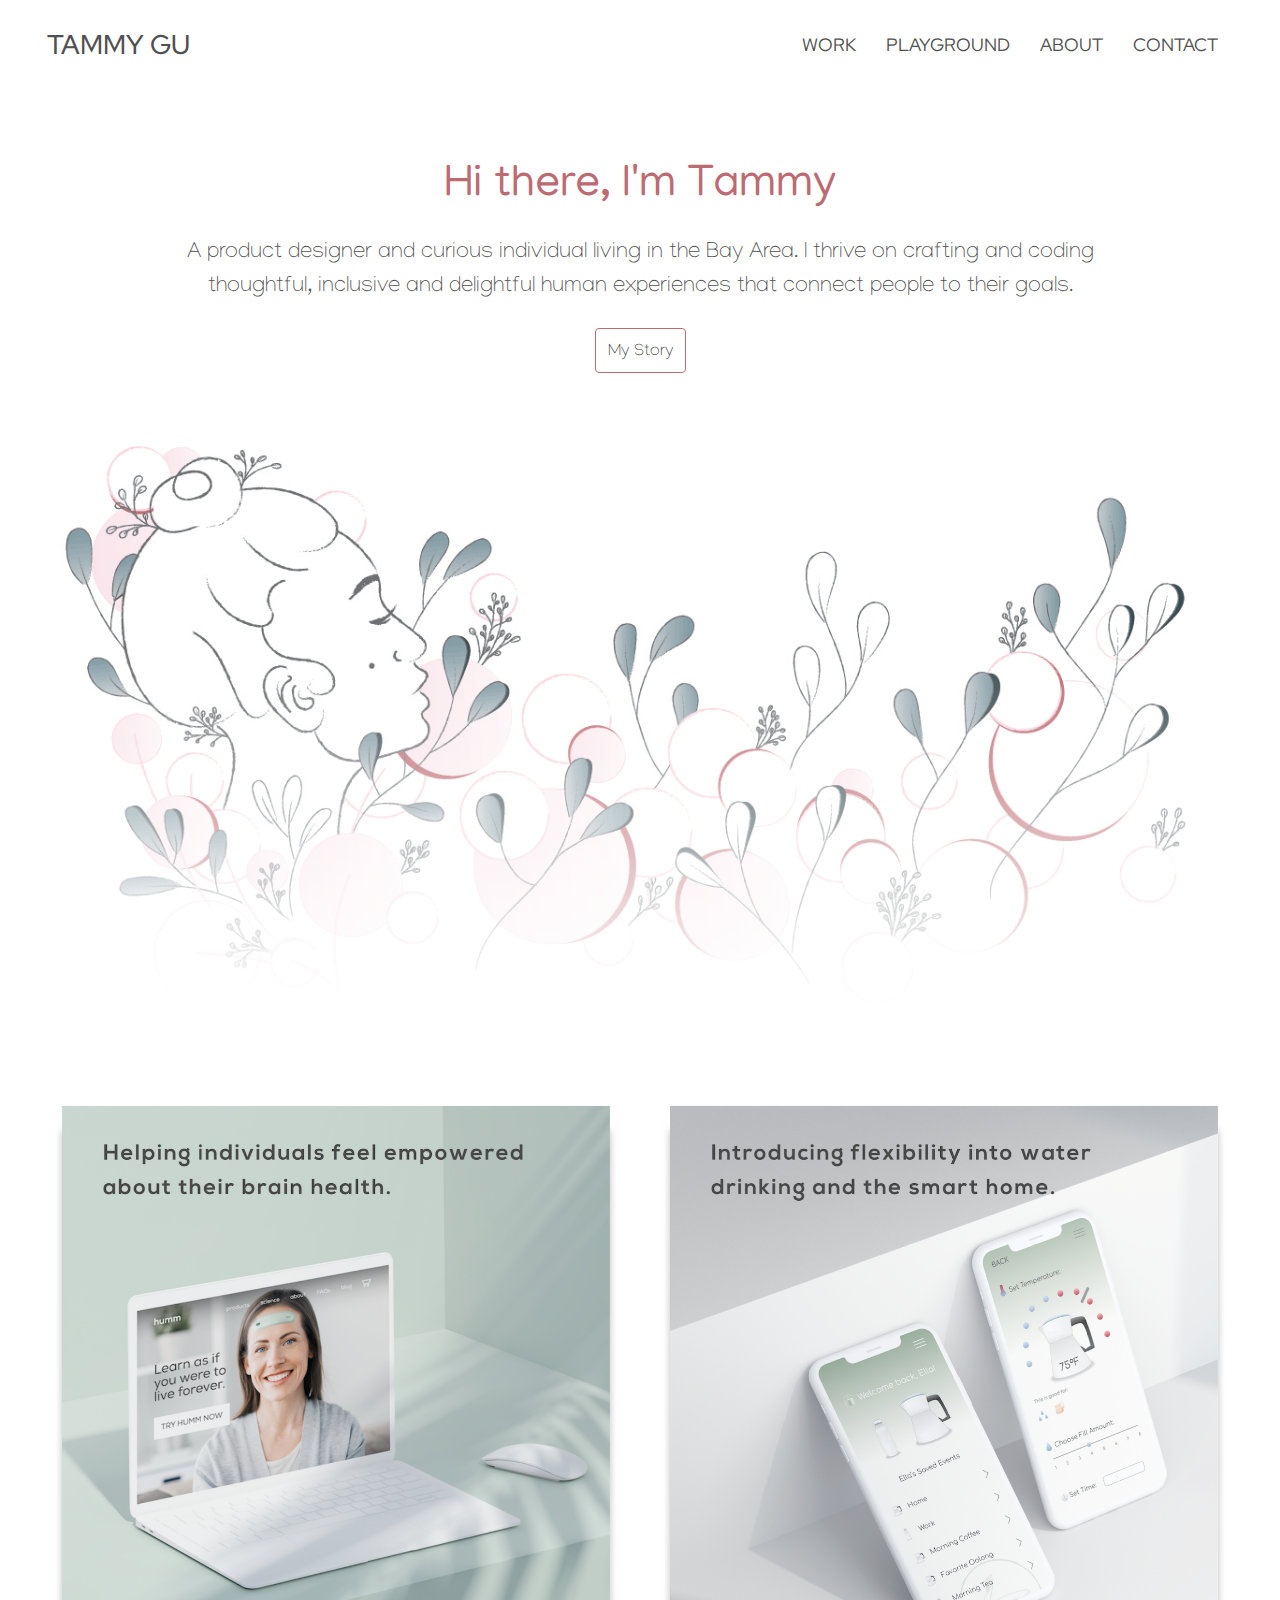
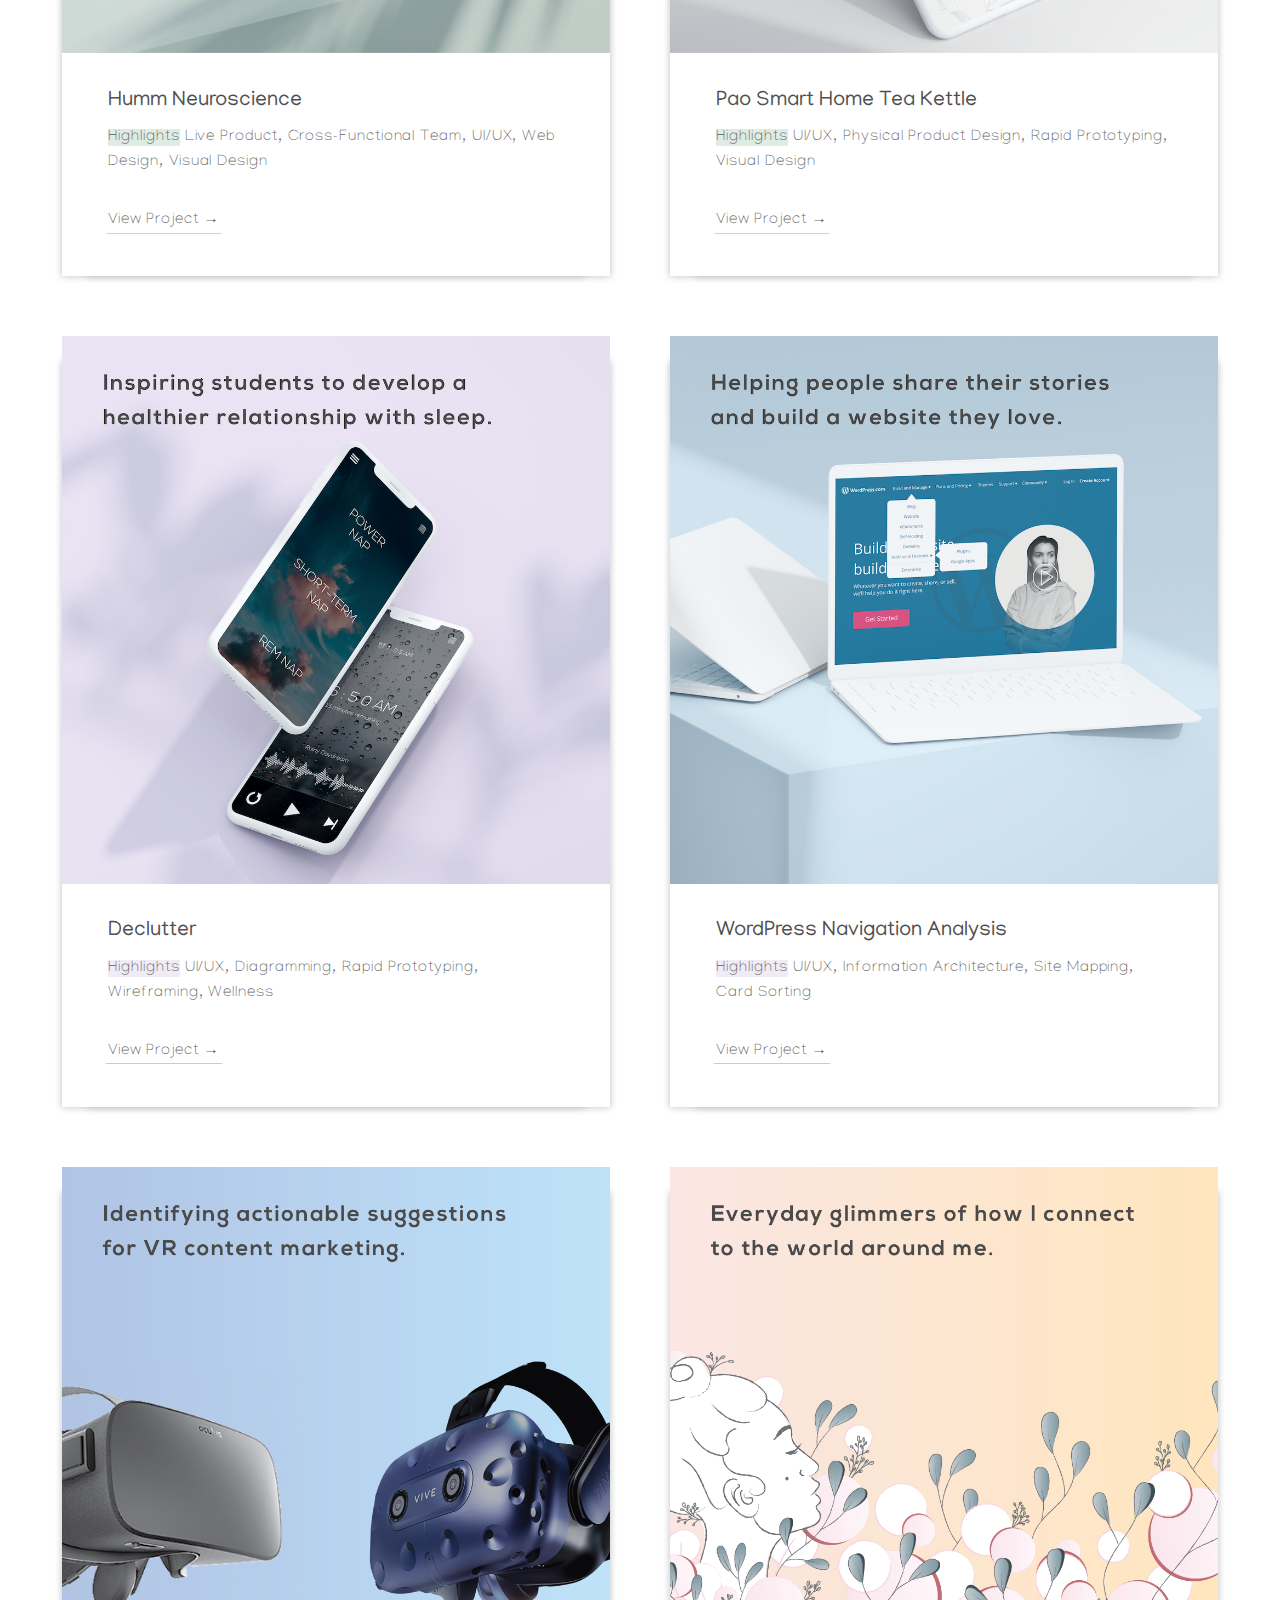
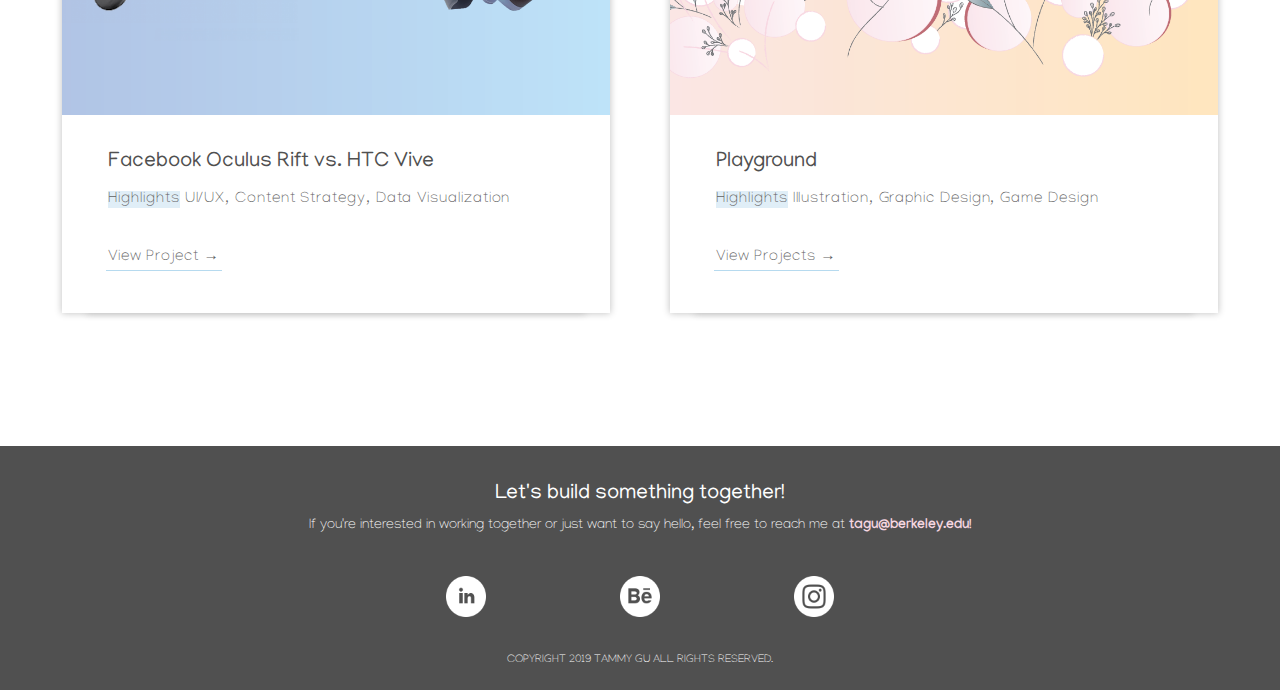
<file: index.html>
<!DOCTYPE html>
<html>
  <head>
    <meta charset="UTF-8"/>
    <meta name="description" content="This is the portfolio website of Tammy Gu."/>
    <meta name="viewport" content="width=device-width, initial-scale=1"/>
    <title>Tammy Gu | Home</title>
    <!-- Latest compiled and minified CSS -->
    <link rel="stylesheet" href="https://maxcdn.bootstrapcdn.com/bootstrap/3.4.0/css/bootstrap.min.css">
    <!-- jQuery library -->
    <script src="https://ajax.googleapis.com/ajax/libs/jquery/3.4.1/jquery.min.js"></script>
    <!-- Latest compiled JavaScript -->
    <script src="https://maxcdn.bootstrapcdn.com/bootstrap/3.4.0/js/bootstrap.min.js"></script>
    <link rel="stylesheet" href="css/styles.css"/>
    <link href="https://fonts.googleapis.com/css?family=Manjari:100,400,700|Red+Hat+Display:500,700,900&display=swap" rel="stylesheet">
    <link rel="shortcut icon" href="images/favicon.ico">
  </head>

  <body>
    <nav class="navbar">
      <div class="container">
        <div class="navbar-header">
          <button
            type="button"
            class="navbar-toggle collapsed"
            data-toggle="collapse"
            data-target="#bs-example-navbar-collapse-1"
            aria-expanded="false"
          >
            <span class="sr-only">Toggle navigation</span>
            <span class="icon-bar"></span>
            <span class="icon-bar"></span>
            <span class="icon-bar"></span>
          </button>
          <a class="navbar-brand" href="index.html">TAMMY GU</a>
        </div>
        <div class="collapse navbar-collapse" id="bs-example-navbar-collapse-1">
          <ul class="nav navbar-nav navbar-right">
            <li><a href="http://tammygu.com/#work-image-grid">WORK</a></li>
            <li><a href="playground.html">PLAYGROUND</a></li>
            <li><a href="about.html">ABOUT</a></li>
            <li><a href="contact.html">CONTACT</a></li>
          </ul>
        </div>
      </div>
    </nav>


    <div class="row backgroundimg">
      <div class="container">
        <div class="backgroundimg-overlay">
          <h1 class="h1">Hi there, I'm Tammy</h1>
          <h2 class="h2">A product designer and curious individual living in the Bay Area. I thrive on crafting and coding thoughtful, inclusive and delightful human experiences that connect people to their goals.</h2>
          <a href="about.html"><button type="button" class="btn btn-default">My Story</button></a>
        </div>
      </div>
    </div>

    <div id="work-image-grid">
      <div class="container">
        <div class="row">
          <div class="col-lg-6">
            <div class="projectthumbnail">
              <figure>
                <div class="thumbnailimg">
                  <a href="humm.html"><img src="images/HummMockupS1.png" alt="Humm" style="width:100%"></a>
                  <figcaption>
                    <div class="h1">Humm Neuroscience</div>
                    <div class="h2"><span>Highlights</span> Live Product, Cross-Functional Team, UI/UX, Web Design, Visual Design</div>
                    <a href="humm.html">View Project →</a>
                  </figcaption>
                </div>
              </figure>
            </div>
          </div>
          <div class="col-lg-6">
            <div class="projectthumbnail">
              <figure>
                <div class="thumbnailimg">
                  <a href="pao.html"><img src="images/PaoMockupS1.png" alt="Pao" style="width:100%"></a>
                  <figcaption>
                    <div class="h1">Pao Smart Home Tea Kettle</div>
                    <div class="h2"><span>Highlights</span> UI/UX, Physical Product Design, Rapid Prototyping, Visual Design</div>
                    <a href="pao.html">View Project →</a>
                  </figcaption>
                </div>
              </figure>
            </div>
          </div>
        </div>
      </div>

        <div class="container">
        <div class="row">
          <div class="col-lg-6">
            <div class="projectthumbnail">
              <figure>
                <div class="thumbnailimg">
                  <a href="declutter.html"><img src="images/DeclutterMockupS1.png" alt="Declutter" style="width:100%"></a>
                  <figcaption>
                    <div class="h1">Declutter</div>
                    <div class="h2"><span class="purplehighlight">Highlights</span> UI/UX, Diagramming, Rapid Prototyping, Wireframing, Wellness</div>
                    <a href="declutter.html" class="purple">View Project →</a>
                  </figcaption>
                </div>
              </figure>
            </div>
          </div>
          <div class="col-lg-6">
            <div class="projectthumbnail">
              <figure>
                <div class="thumbnailimg">
                  <a href="wordpress.html"><img src="images/WordPressMockupS1.png" alt="WordPress" style="width:100%"></a>
                  <figcaption>
                    <div class="h1">WordPress Navigation Analysis</div>
                    <div class="h2"><span class="purplehighlight">Highlights</span> UI/UX, Information Architecture, Site Mapping, Card Sorting</div>
                    <a href="wordpress.html" class="purple">View Project →</a>
                  </figcaption>
                </div>
              </figure>
            </div>
          </div>
        </div>
      </div>

      <div class="container">
        <div class="row">
          <div class="col-lg-6">
            <div class="projectthumbnail">
              <figure>
                <div class="thumbnailimg">
                  <a href="vivexrift.html"><img src="images/ContentMockupS1.png" alt="HTCVivexOculusRift" style="width:100%"></a>
                  <figcaption>
                    <div class="h1">Facebook Oculus Rift vs. HTC Vive</div>
                    <div class="h2"><span class="bluehighlight">Highlights</span> UI/UX, Content Strategy, Data Visualization</div>
                    <a href="vivexrift.html" class="blue">View Project →</a>
                  </figcaption>
                </div>
              </figure>
            </div>
          </div>
          <div class="col-lg-6">
            <div class="projectthumbnail">
              <figure>
                <div class="thumbnailimg">
                  <a href="playground.html"><img src="images/PlaygroundMockupS1.png" alt="Playground" style="width:100%"></a>
                  <figcaption>
                    <div class="h1">Playground</div>
                    <div class="h2"><span class="bluehighlight">Highlights</span> Illustration, Graphic Design, Game Design</div>
                    <a href="playground.html" class="blue">View Projects →</a>
                  </figcaption>
                </div>
              </figure>
            </div>
          </div>
        </div>
      </div>
    </div>
  </body>

  <footer class="page-footer">
    <div class="container">
      <div class="txt-row">
        <h2>Let's build something together!</h2>
        <p>If you're interested in working together or just want to say hello, feel free to reach me at <a href="mailto: tagu@berkeley.edu"><b>tagu@berkeley.edu!</b></a></p>
      </div>
      <div class="link-row">
        <a href="https://www.linkedin.com/in/tammy-gu-24b44bba/"><img src="images/linkedinlogo.png" alt="linkedin profile" style="width:4.5vh"></a>
        <a href="https://www.behance.net/taguf59c"><img src="images/behancelogo.png" alt="linkedin profile" style="width:4.5vh"></a>
        <a href="https://www.instagram.com/tam_gu/?hl=en"><img src="images/instagramlogo.png" alt="linkedin profile" style="width:4.5vh"></a>
      </div>
      <div class="copyright-row">
        <p>COPYRIGHT 2019 TAMMY GU ALL RIGHTS RESERVED.</p>
      </div>
    </div>
  </footer>

</html>
</file>
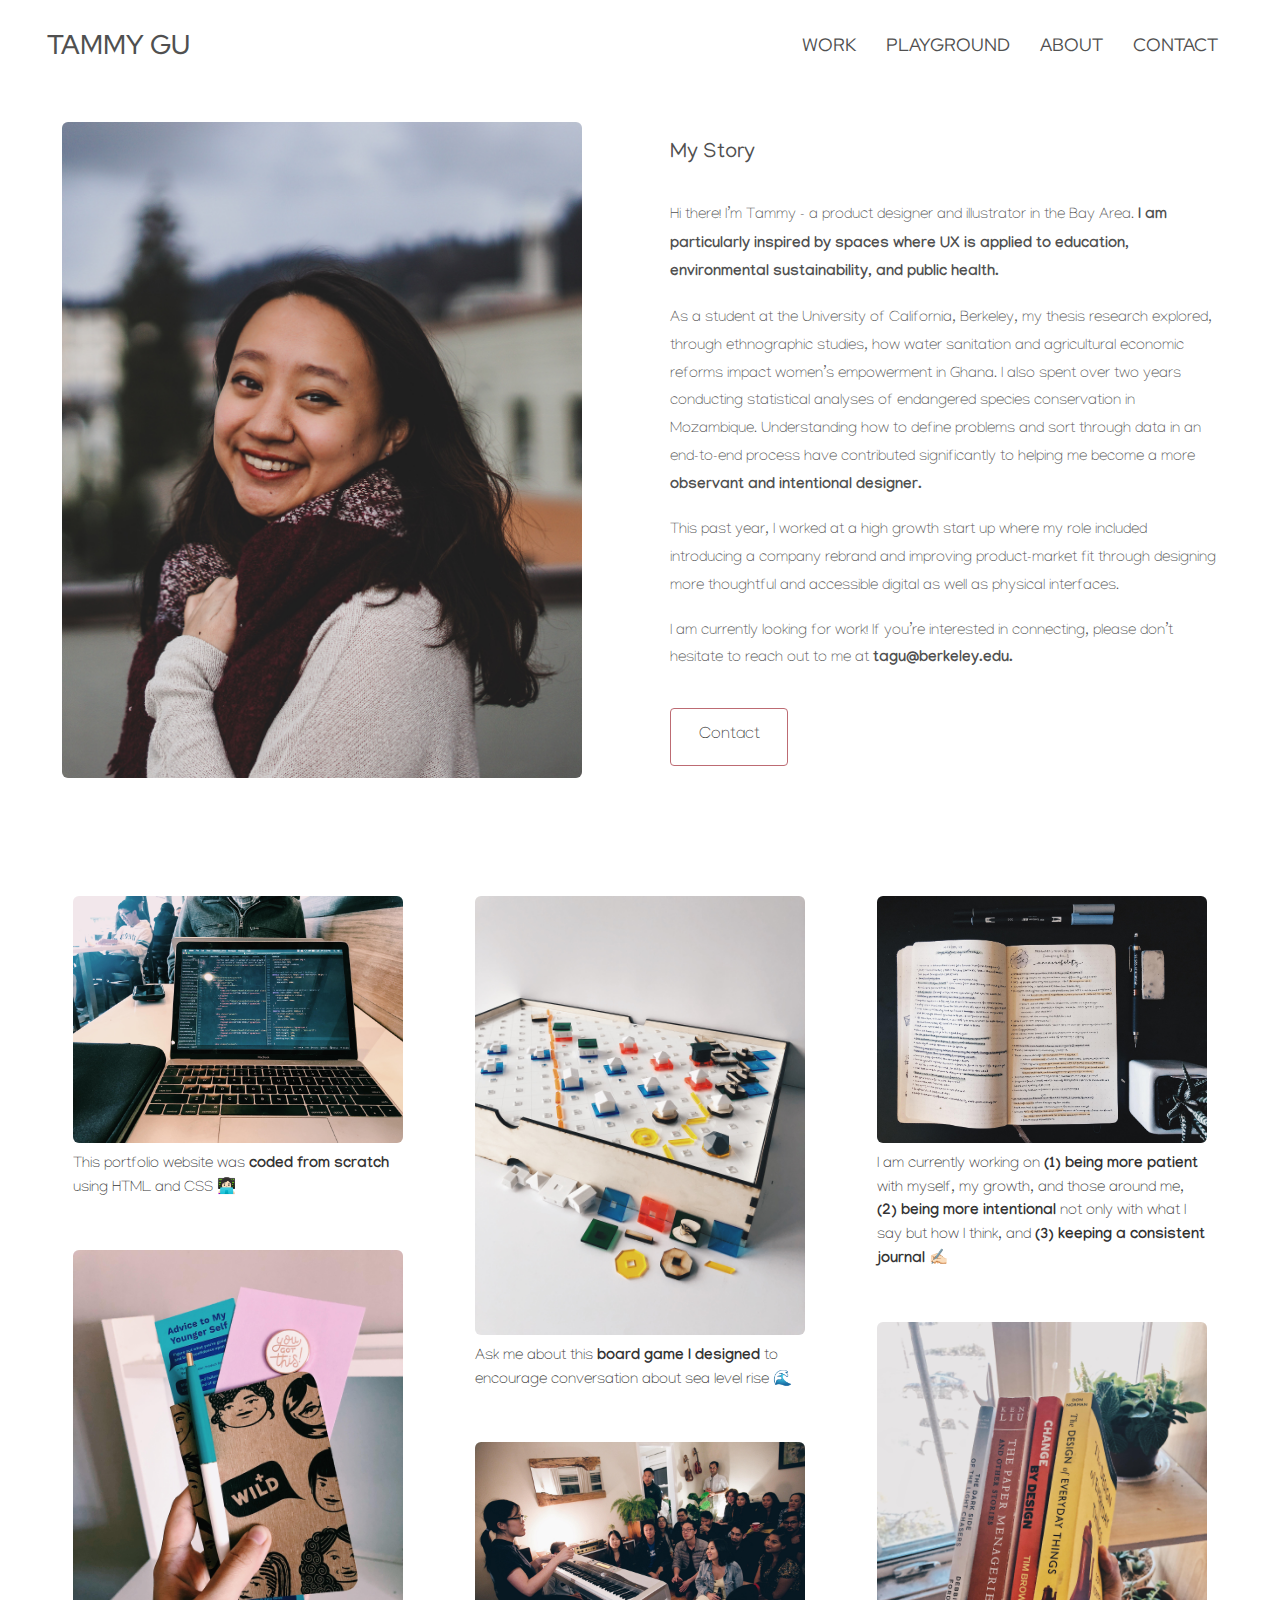
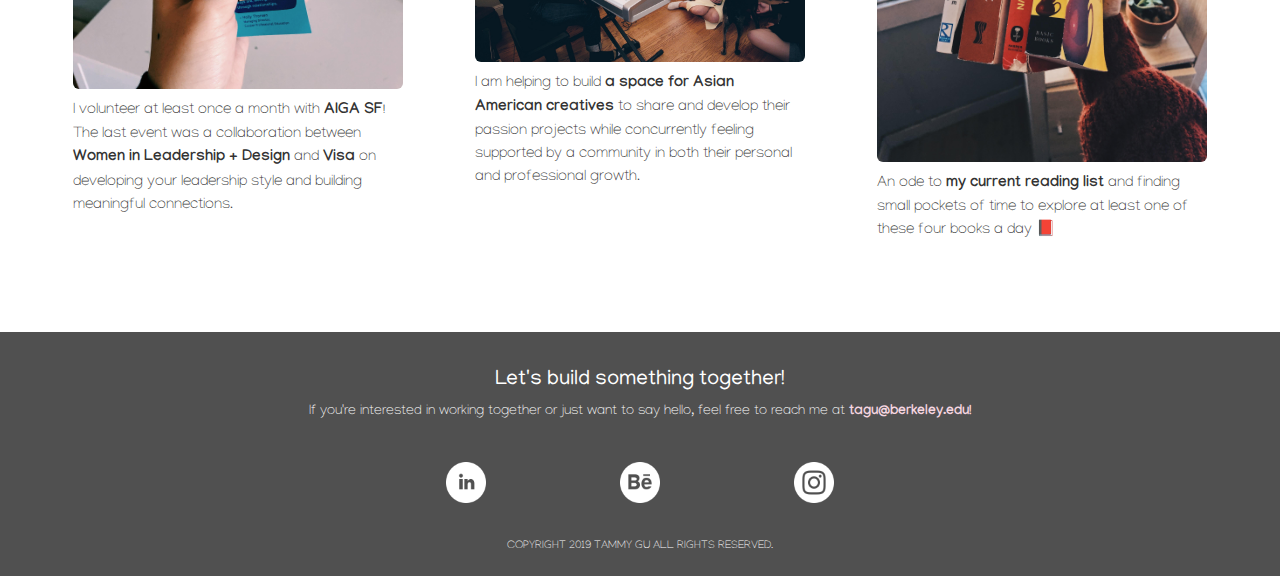
<file: about.html>
<!DOCTYPE html>
<html>
  <head>
    <meta charset="UTF-8"/>
    <meta name="description" content="This is the portfolio website of Tammy Gu."/>
    <meta name="viewport" content="width=device-width, initial-scale=1"/>
    <title>Tammy Gu | About</title>
    <!-- Latest compiled and minified CSS -->
    <link rel="stylesheet" href="https://maxcdn.bootstrapcdn.com/bootstrap/3.4.0/css/bootstrap.min.css">
    <!-- jQuery library -->
    <script src="https://ajax.googleapis.com/ajax/libs/jquery/3.4.1/jquery.min.js"></script>
    <!-- Latest compiled JavaScript -->
    <script src="https://maxcdn.bootstrapcdn.com/bootstrap/3.4.0/js/bootstrap.min.js"></script>
    <link rel="stylesheet" href="css/styles.css"/>
    <link href="https://fonts.googleapis.com/css?family=Manjari:100,400,700|Red+Hat+Display:500,700,900&display=swap" rel="stylesheet">
    <link rel="shortcut icon" href="images/favicon.ico">
  </head>

  <body>
    <nav class="navbar">
      <div class="container">
        <div class="navbar-header">
          <button
            type="button"
            class="navbar-toggle collapsed"
            data-toggle="collapse"
            data-target="#bs-example-navbar-collapse-1"
            aria-expanded="false"
          >
            <span class="sr-only">Toggle navigation</span>
            <span class="icon-bar"></span>
            <span class="icon-bar"></span>
            <span class="icon-bar"></span>
          </button>
          <a class="navbar-brand" href="index.html">TAMMY GU</a>
        </div>
        <div class="collapse navbar-collapse" id="bs-example-navbar-collapse-1">
          <ul class="nav navbar-nav navbar-right">
            <li><a href="http://tammygu.com/#work-image-grid">WORK</a></li>
            <li><a href="playground.html">PLAYGROUND</a></li>
            <li><a href="about.html">ABOUT</a></li>
            <li><a href="contact.html">CONTACT</a></li>
          </ul>
        </div>
      </div>
    </nav>

    <div class="aboutbody">
      <div class="container">
        <div class="row">
          <div class="col-lg-6">
            <img src="images/aboutme.jpg" alt="aboutmeportrait" style="width:95%" class="img-rounded">
          </div>
          <div class="col-lg-6">
            <h1 class="about">My Story</h1>
            <p>Hi there! I’m Tammy - a product designer and illustrator in the Bay Area. <b>I am particularly inspired by spaces where UX is applied to education, environmental sustainability, and public health.</b></p>
            <p>As a student at the University of California, Berkeley, my thesis research explored, through ethnographic studies, how water sanitation and agricultural economic reforms impact women’s empowerment in Ghana. I also spent over two years conducting statistical analyses of endangered species conservation in Mozambique. Understanding how to define problems and sort through data in an end-to-end process have contributed significantly to helping me become a more <b>observant and intentional designer.</b></p>
            <p>This past year, I worked at a high growth start up where my role included introducing a company rebrand and improving product-market fit through designing more thoughtful and accessible digital as well as physical interfaces.</p>
            <p>I am currently looking for work! If you’re interested in connecting, please don’t hesitate to reach out to me at <a href="mailto: tagu@berkeley.edu" class="mail"><b>tagu@berkeley.edu.</b></a></p>
            <a href="contact.html"><button type="button" class="btn btn-default">Contact</button></a>
          </div>
        </div>
      </div>

      <div class="interestingfacts">
        <div class="container">
          <div class="row">
            <div class="column">
              <figure>
                <img src="images/codewebsite.jpg" class="img-rounded">
                <figcaption>This portfolio website was <b>coded from scratch</b> using HTML and CSS 👩🏻‍💻</figcaption>
              </figure>
              <figure>
                <img src="images/aigaevent.jpg" class="img-rounded">
                <figcaption>I volunteer at least once a month with <b>AIGA SF</b>! The last event was a collaboration between <b>Women in Leadership + Design</b> and <b>Visa</b> on developing your leadership style and building meaningful connections.</figcaption>
              </figure>
            </div>

            <div class="column">
              <figure>
                <img src="images/cityblue.jpg" class="img-rounded">
                <figcaption>Ask me about this <b>board game I designed</b> to encourage conversation about sea level rise 🌊</figcaption>
              </figure>
              <figure>
                <img src="images/rama.jpg" class="img-rounded">
                <figcaption>I am helping to build <b>a space for Asian American creatives</b> to share and develop their passion projects while concurrently feeling supported by a community in both their personal and professional growth.</figcaption>
              </figure>
            </div>

            <div class="column">
              <figure>
                <img src="images/journaling.jpg" class="img-rounded">
                <figcaption>I am currently working on <b>(1) being more patient</b> with myself, my growth, and those around me, <b>(2) being more intentional</b> not only with what I say but how I think, and <b>(3) keeping a consistent journal</b> ✍🏻</figcaption>
              </figure>
              <figure>
                <img src="images/books.jpg" class="img-rounded">
                <figcaption>An ode to <b>my current reading list</b> and finding small pockets of time to explore at least one of these four books a day 📕</figcaption>
              </figure>
            </div>

          </div>
        </div>
      </div>
    </div>




  </body>

  <footer class="page-footer">
    <div class="container">
      <div class="txt-row">
        <h2>Let's build something together!</h2>
        <p>If you're interested in working together or just want to say hello, feel free to reach me at <a href="mailto: tagu@berkeley.edu"><b>tagu@berkeley.edu!</b></a></p>
      </div>
      <div class="link-row">
        <a href="https://www.linkedin.com/in/tammy-gu-24b44bba/"><img src="images/linkedinlogo.png" alt="linkedin profile" style="width:4.5vh"></a>
        <a href="https://www.behance.net/taguf59c"><img src="images/behancelogo.png" alt="linkedin profile" style="width:4.5vh"></a>
        <a href="https://www.instagram.com/tam_gu/?hl=en"><img src="images/instagramlogo.png" alt="linkedin profile" style="width:4.5vh"></a>
      </div>
      <div class="copyright-row">
        <p>COPYRIGHT 2019 TAMMY GU ALL RIGHTS RESERVED.</p>
      </div>
    </div>
  </footer>

</html>
</file>
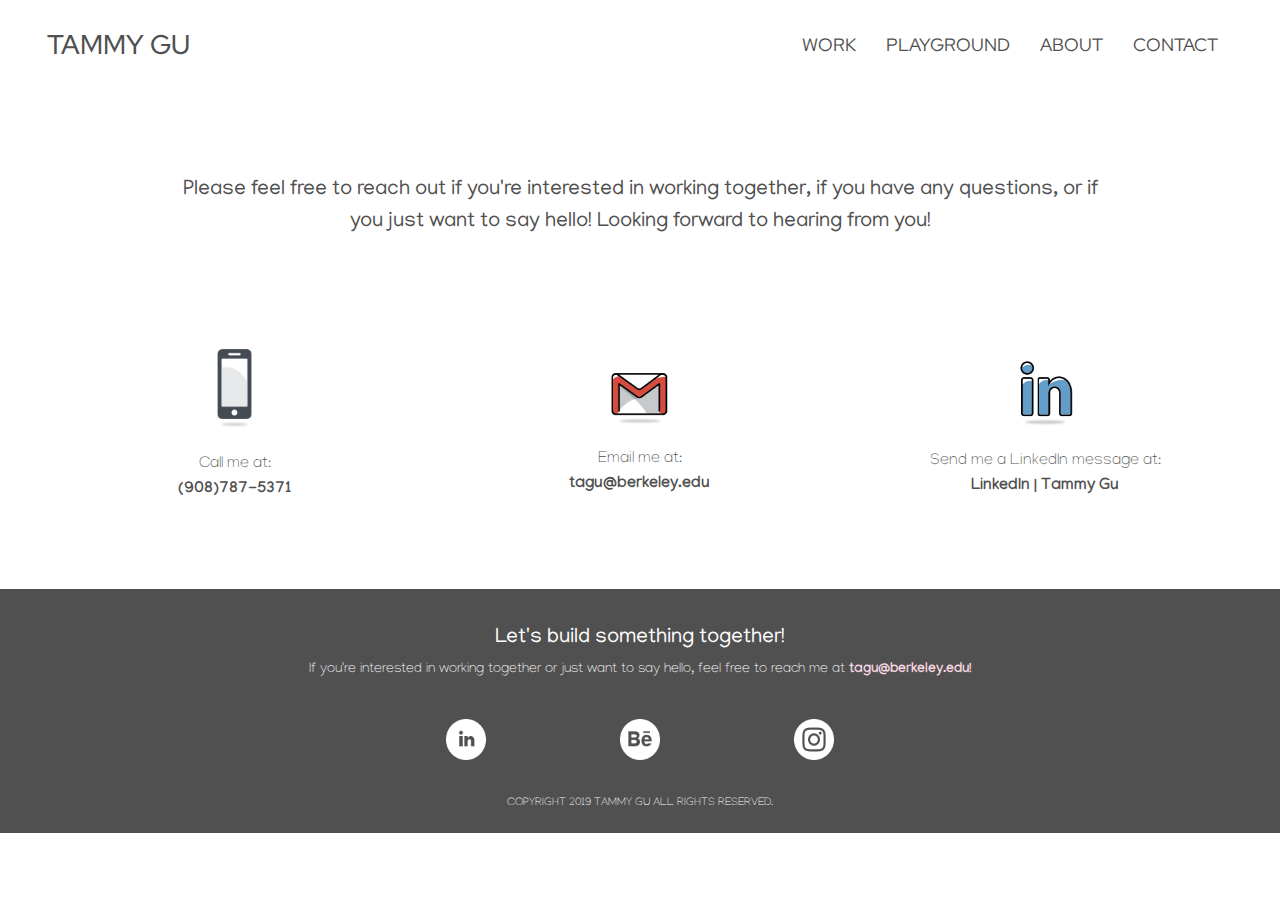
<file: contact.html>
<!DOCTYPE html>
<html>
  <head>
    <meta charset="UTF-8"/>
    <meta name="description" content="This is the portfolio website of Tammy Gu."/>
    <meta name="viewport" content="width=device-width, initial-scale=1"/>
    <title>Tammy Gu | Contact</title>
    <!-- Latest compiled and minified CSS -->
    <link rel="stylesheet" href="https://maxcdn.bootstrapcdn.com/bootstrap/3.4.0/css/bootstrap.min.css">
    <!-- jQuery library -->
    <script src="https://ajax.googleapis.com/ajax/libs/jquery/3.4.1/jquery.min.js"></script>
    <!-- Latest compiled JavaScript -->
    <script src="https://maxcdn.bootstrapcdn.com/bootstrap/3.4.0/js/bootstrap.min.js"></script>
    <link rel="stylesheet" href="css/styles.css"/>
    <link href="https://fonts.googleapis.com/css?family=Manjari:100,400,700|Red+Hat+Display:500,700,900&display=swap" rel="stylesheet">
    <link rel="shortcut icon" href="images/favicon.ico">
  </head>

  <body>
    <nav class="navbar">
      <div class="container">
        <div class="navbar-header">
          <button
            type="button"
            class="navbar-toggle collapsed"
            data-toggle="collapse"
            data-target="#bs-example-navbar-collapse-1"
            aria-expanded="false"
          >
            <span class="sr-only">Toggle navigation</span>
            <span class="icon-bar"></span>
            <span class="icon-bar"></span>
            <span class="icon-bar"></span>
          </button>
          <a class="navbar-brand" href="index.html">TAMMY GU</a>
        </div>
        <div class="collapse navbar-collapse" id="bs-example-navbar-collapse-1">
          <ul class="nav navbar-nav navbar-right">
            <li><a href="http://tammygu.com/#work-image-grid">WORK</a></li>
            <li><a href="playground.html">PLAYGROUND</a></li>
            <li><a href="about.html">ABOUT</a></li>
            <li><a href="contact.html">CONTACT</a></li>
          </ul>
        </div>
      </div>
    </nav>

    <div class="contact-description">
      <div class="container">
        <h1 class="contact-header">Please feel free to reach out if you're interested in working together, if you have any questions, or if you just want to say hello! Looking forward to hearing from you!</h1>
      </div>
    </div>

    <div class="contact-links">
      <div class="container">
        <div class="row">
          <div class="phone">
            <div class="col-lg-4">
              <div class="shake">
                <a href="tel:908-787-5371"><img src="images/phone.png" alt="phoneicon"></a>
              </div>
              <p>Call me at:</p>
              <a href="tel:908-787-5371"><p><b>(908)787-5371</b></p></a>
            </div>
          </div>
          <div class="email">
            <div class="col-lg-4">
              <div class="shake">
                <a href="mailto: tagu@berkeley.edu"><img src="images/email.png" alt="emailicon"></a>
              </div>
              <p>Email me at:</p>
              <a href="mailto: tagu@berkeley.edu"><p><b>tagu@berkeley.edu</b></p></a>
            </div>
          </div>
          <div class="linkedin">
            <div class="col-lg-4">
              <div class="shake">
                <a href="https://www.linkedin.com/in/tammy-gu-24b44bba/"><img src="images/linkedin.png" alt="linkedinicon"></a>
              </div>
              <p>Send me a LinkedIn message at:</p>
              <a href="https://www.linkedin.com/in/tammy-gu-24b44bba/"><p><b>LinkedIn | Tammy Gu</b></p></a>
            </div>
          </div>
        </div>
      </div>
    </div>

  </body>

  <footer class="page-footer">
    <div class="container">
      <div class="txt-row">
        <h2>Let's build something together!</h2>
        <p>If you're interested in working together or just want to say hello, feel free to reach me at <a href="mailto: tagu@berkeley.edu"><b>tagu@berkeley.edu!</b></a></p>
      </div>
      <div class="link-row">
        <a href="https://www.linkedin.com/in/tammy-gu-24b44bba/"><img src="images/linkedinlogo.png" alt="linkedin profile" style="width:4.5vh"></a>
        <a href="https://www.behance.net/taguf59c"><img src="images/behancelogo.png" alt="linkedin profile" style="width:4.5vh"></a>
        <a href="https://www.instagram.com/tam_gu/?hl=en"><img src="images/instagramlogo.png" alt="linkedin profile" style="width:4.5vh"></a>
      </div>
      <div class="copyright-row">
        <p>COPYRIGHT 2019 TAMMY GU ALL RIGHTS RESERVED.</p>
      </div>
    </div>
  </footer>

</html>
</file>
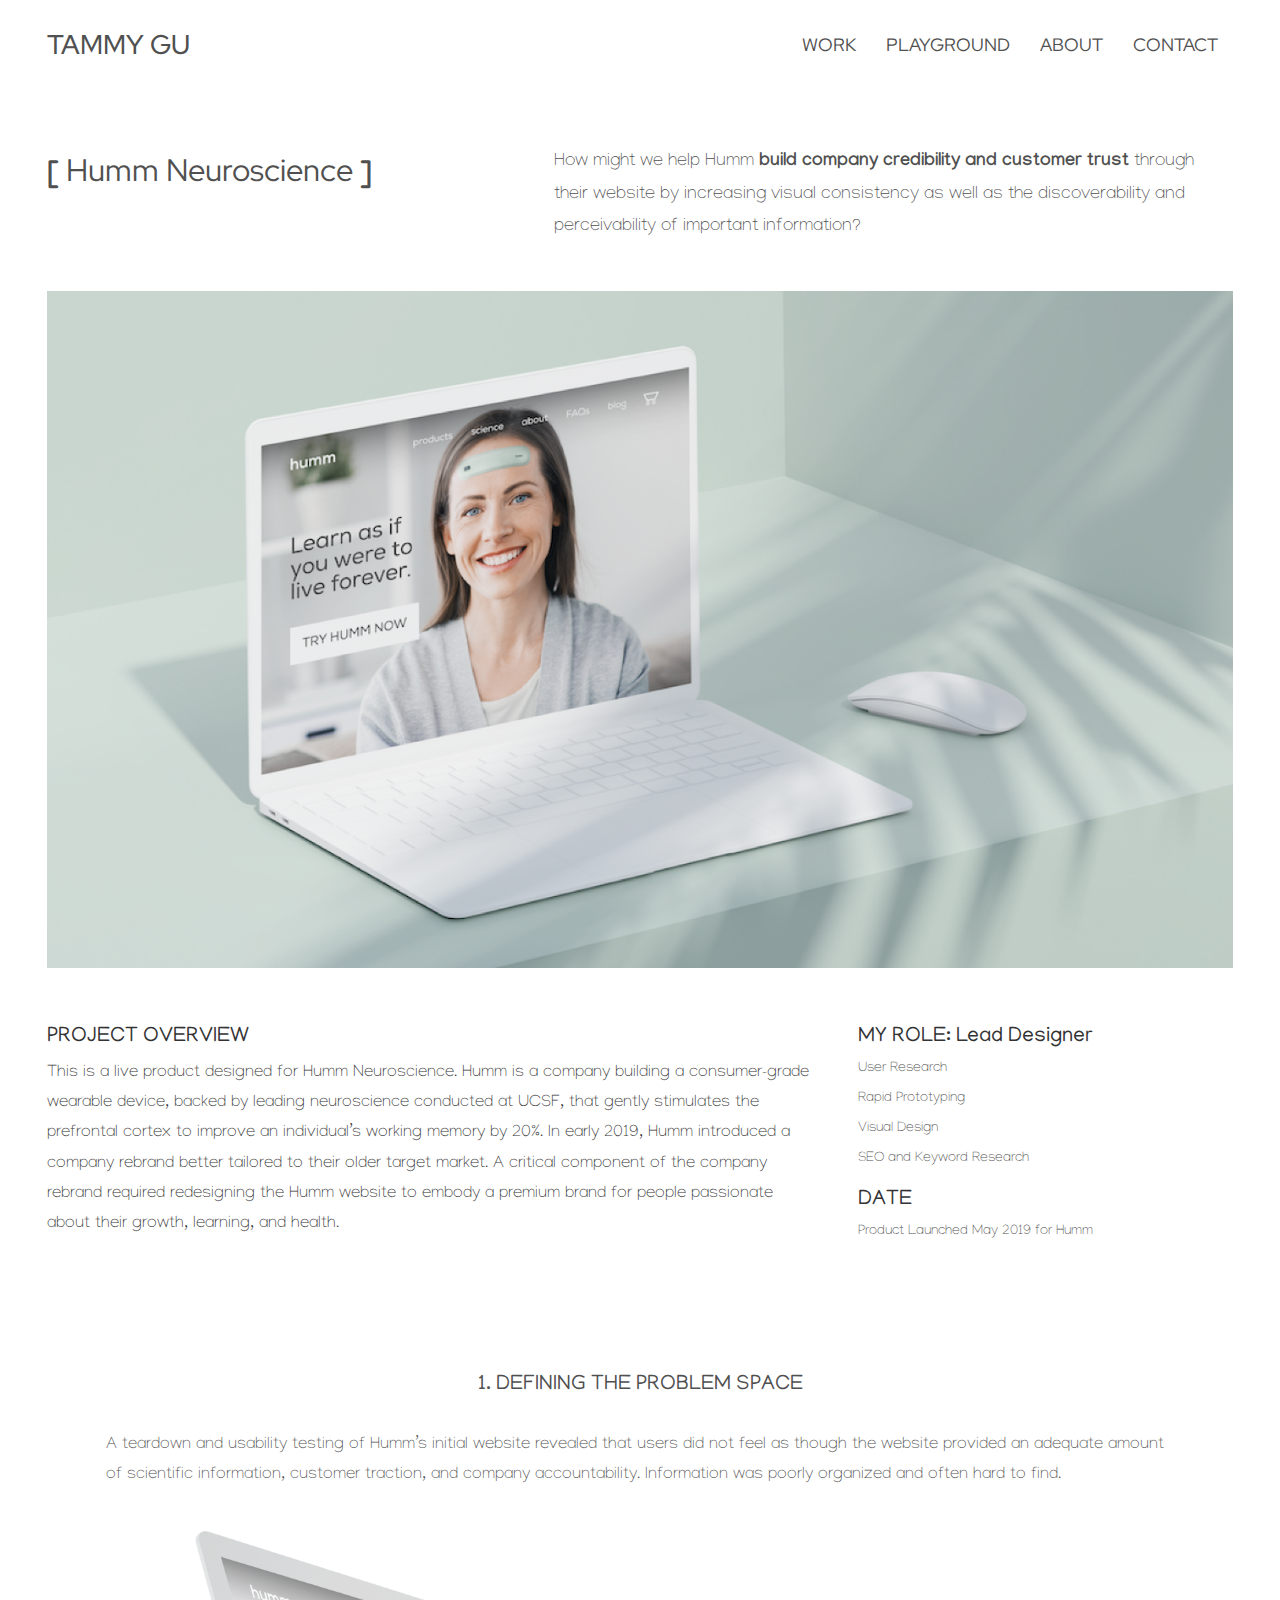
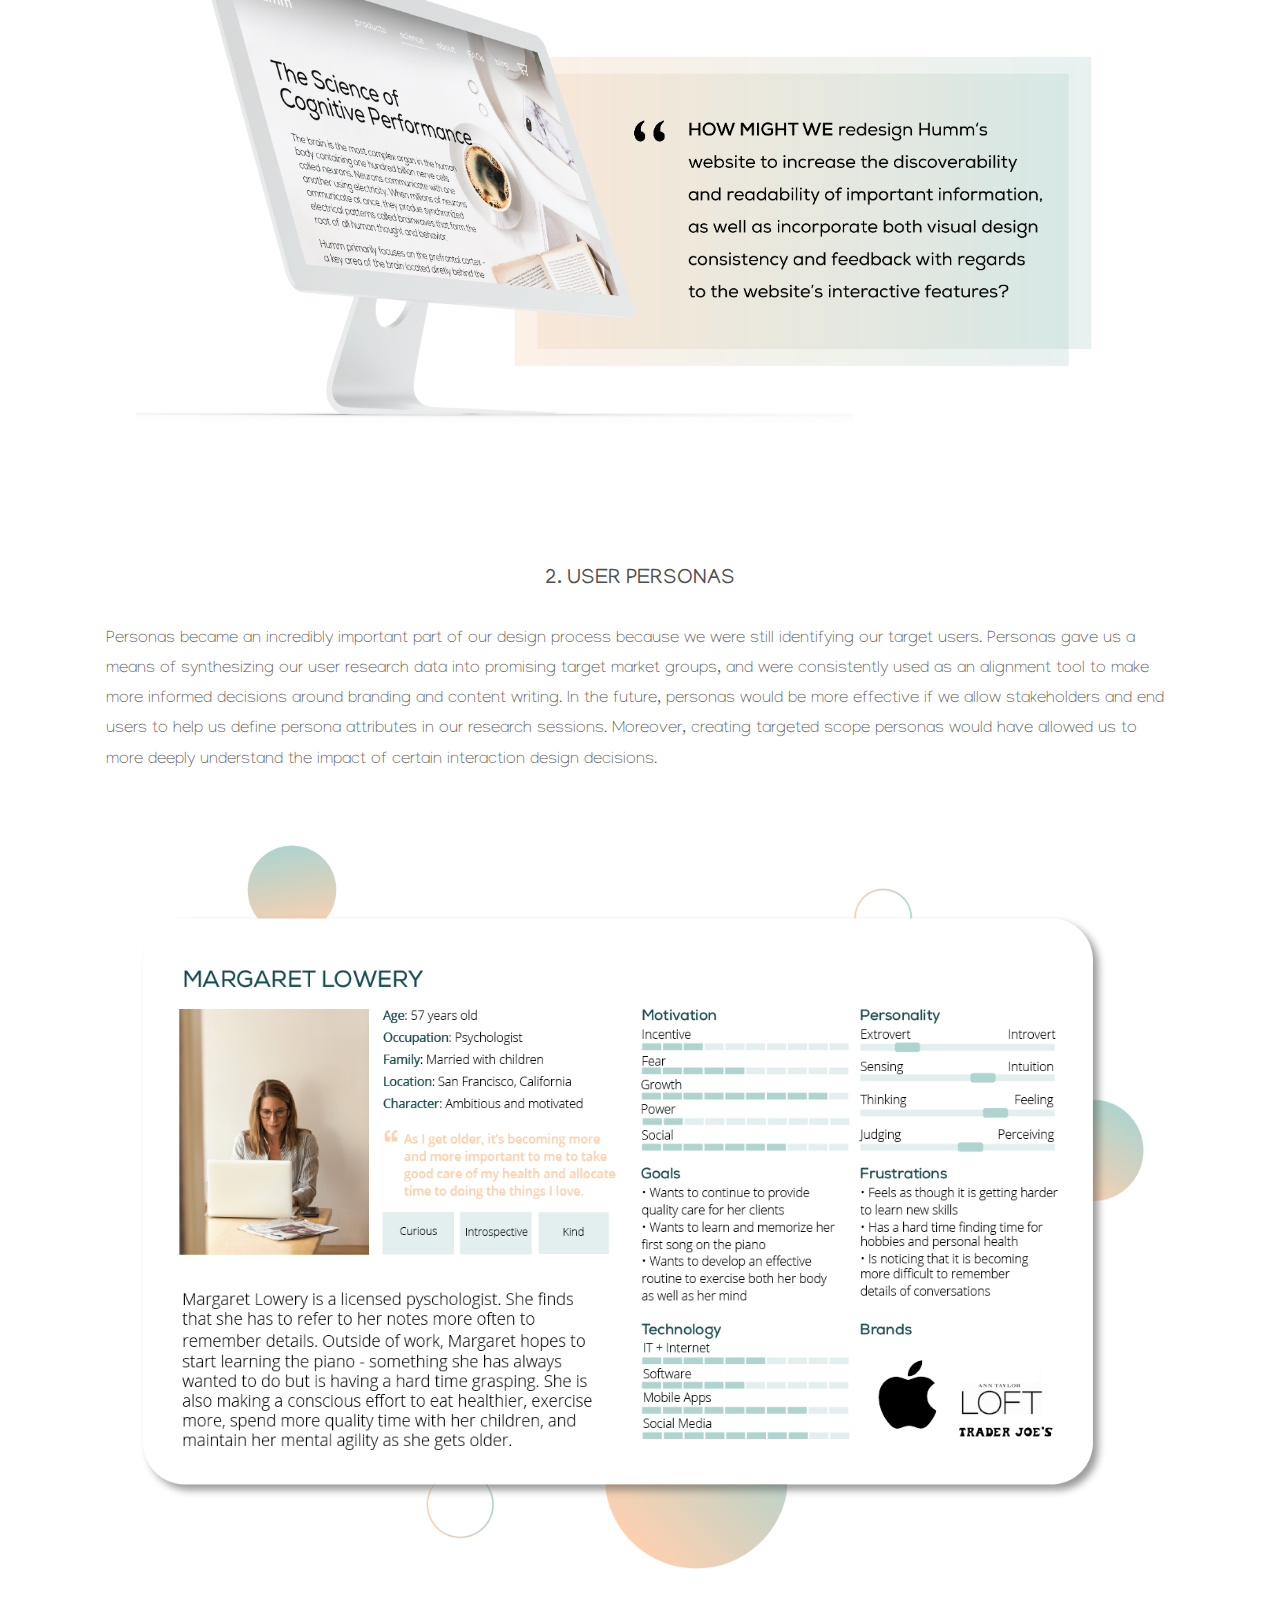
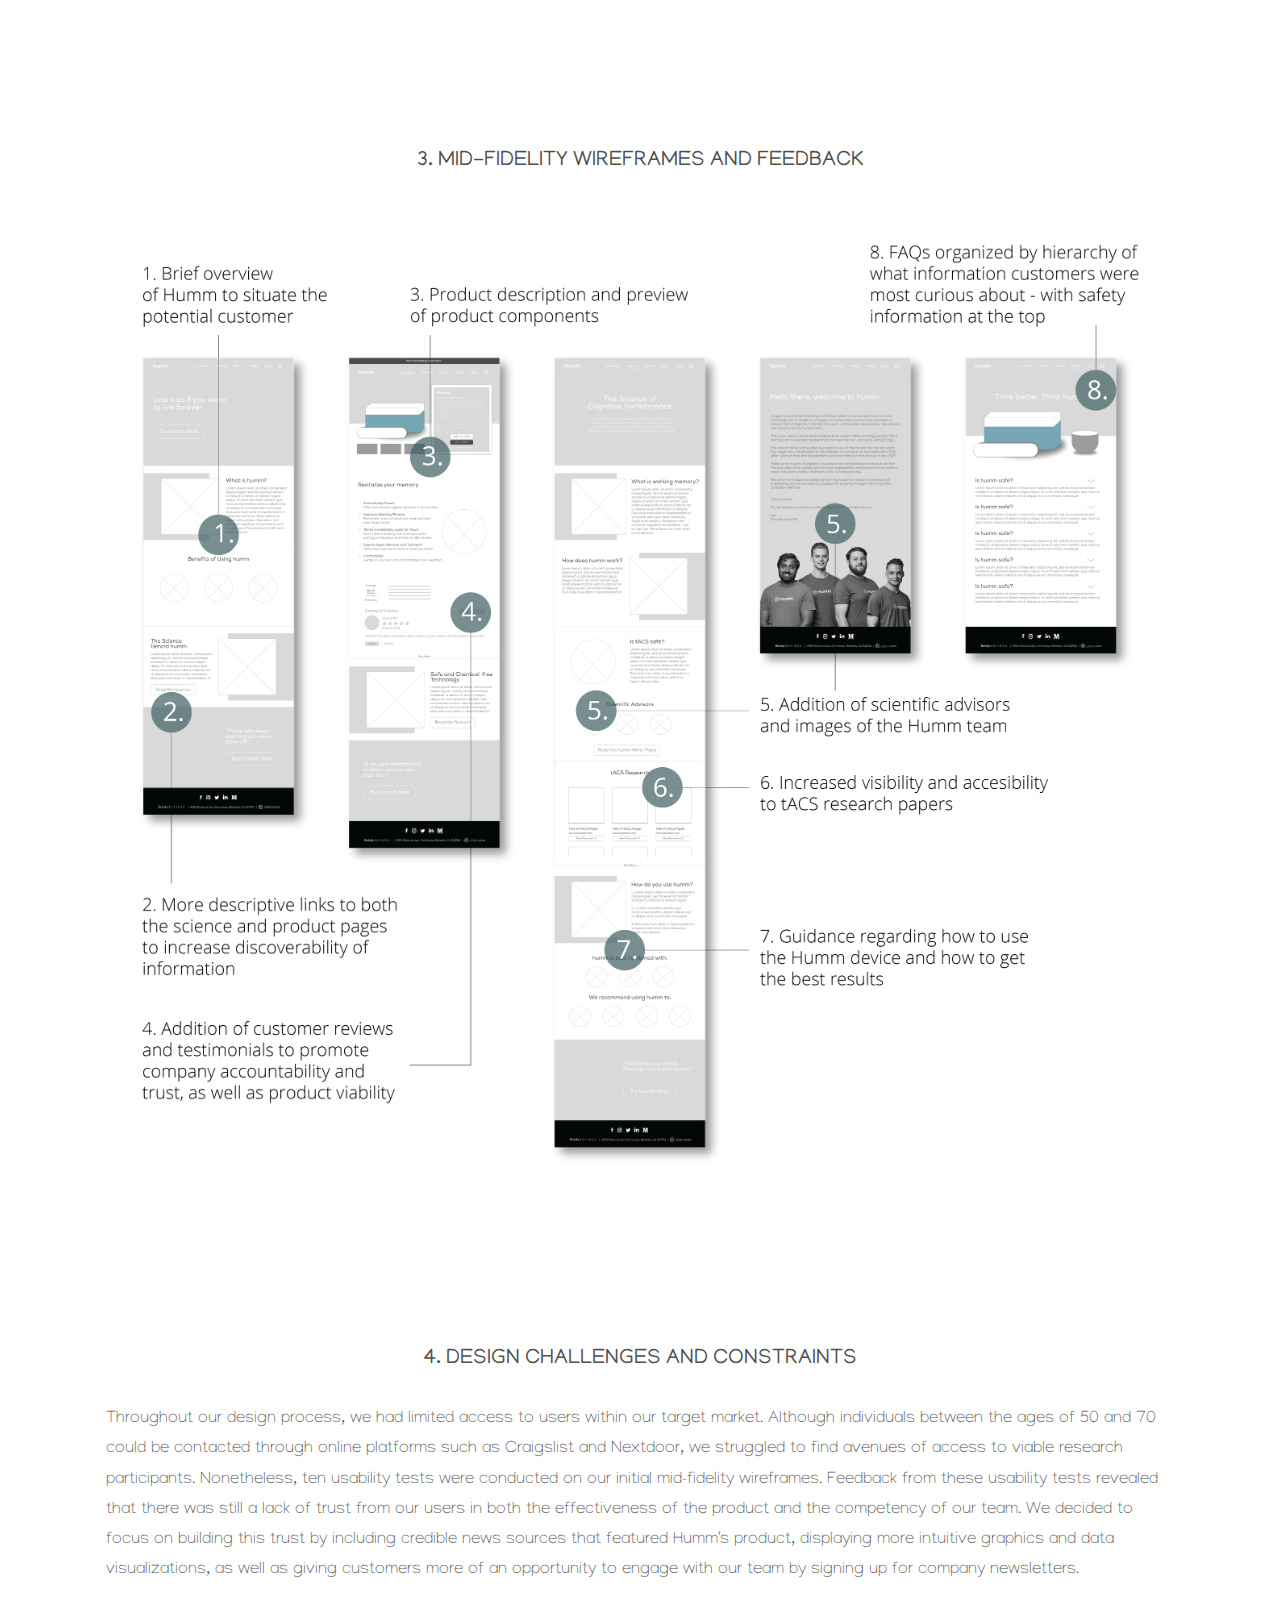
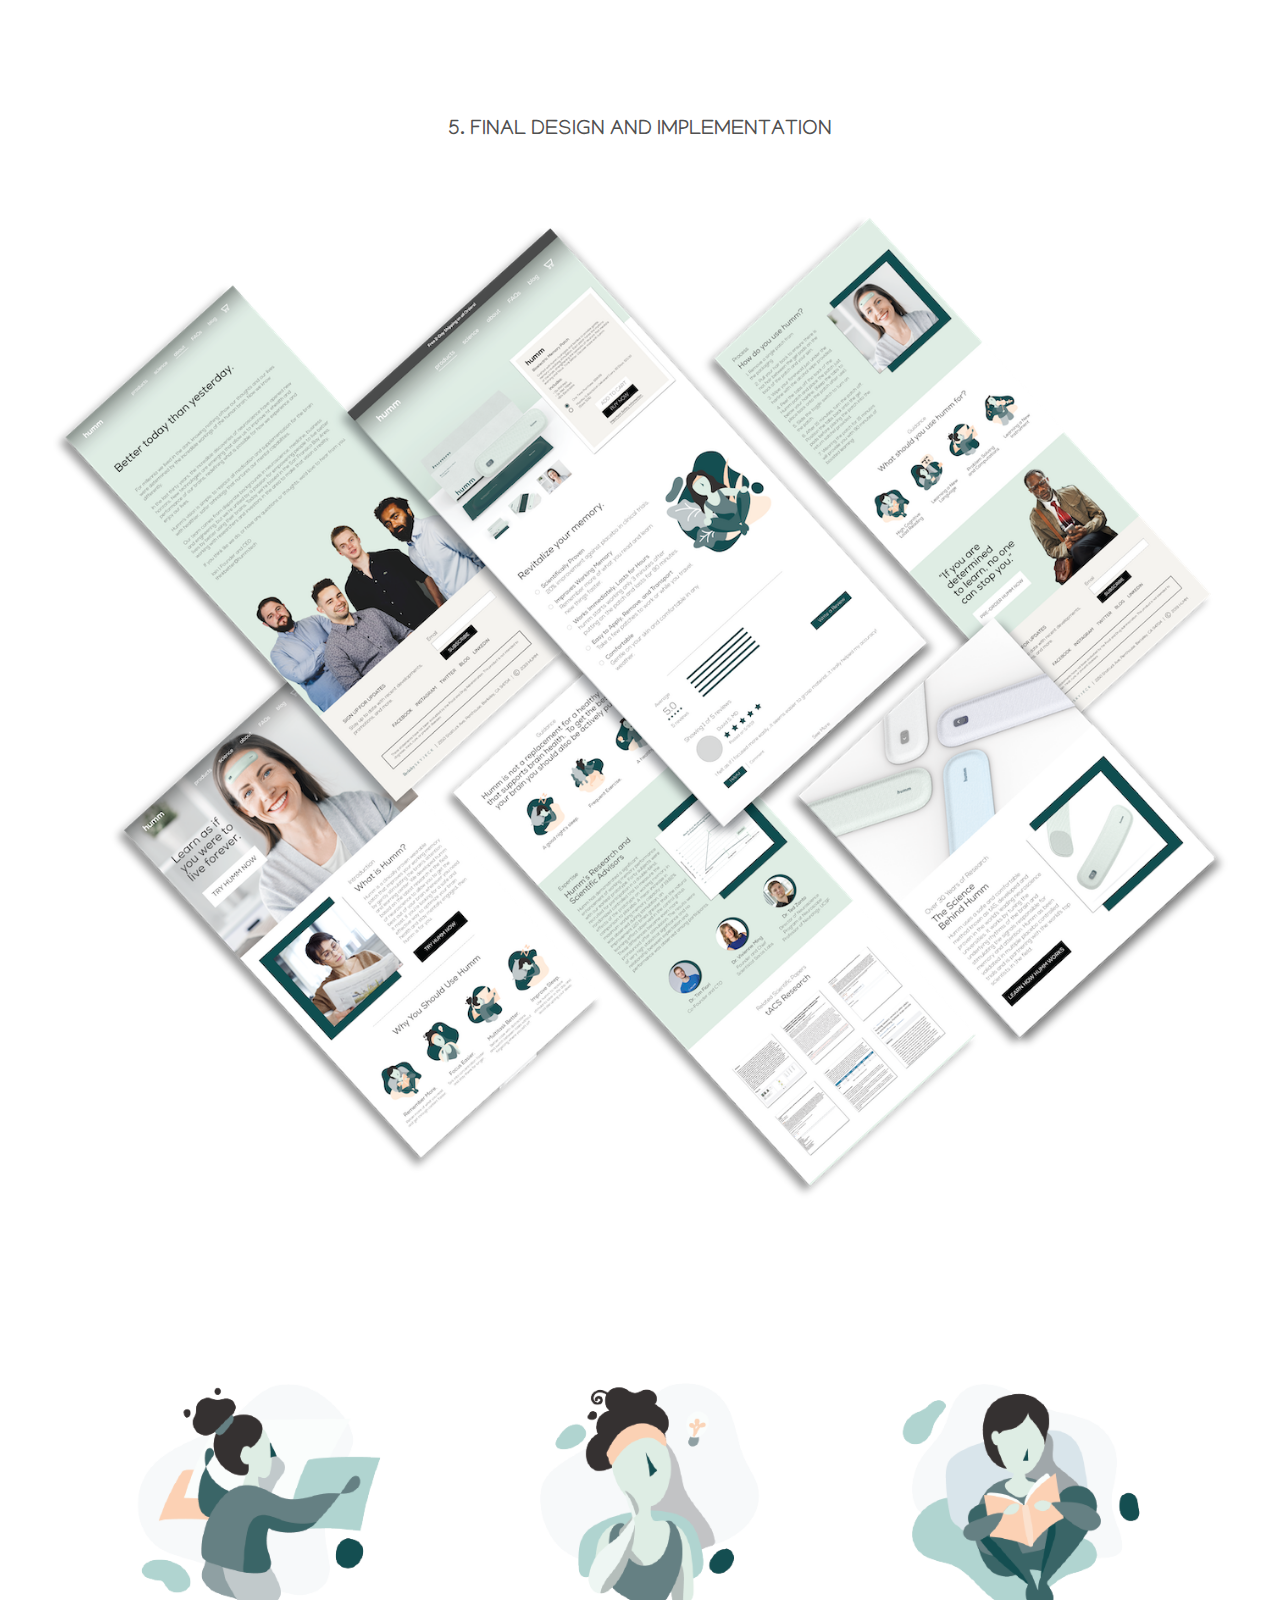
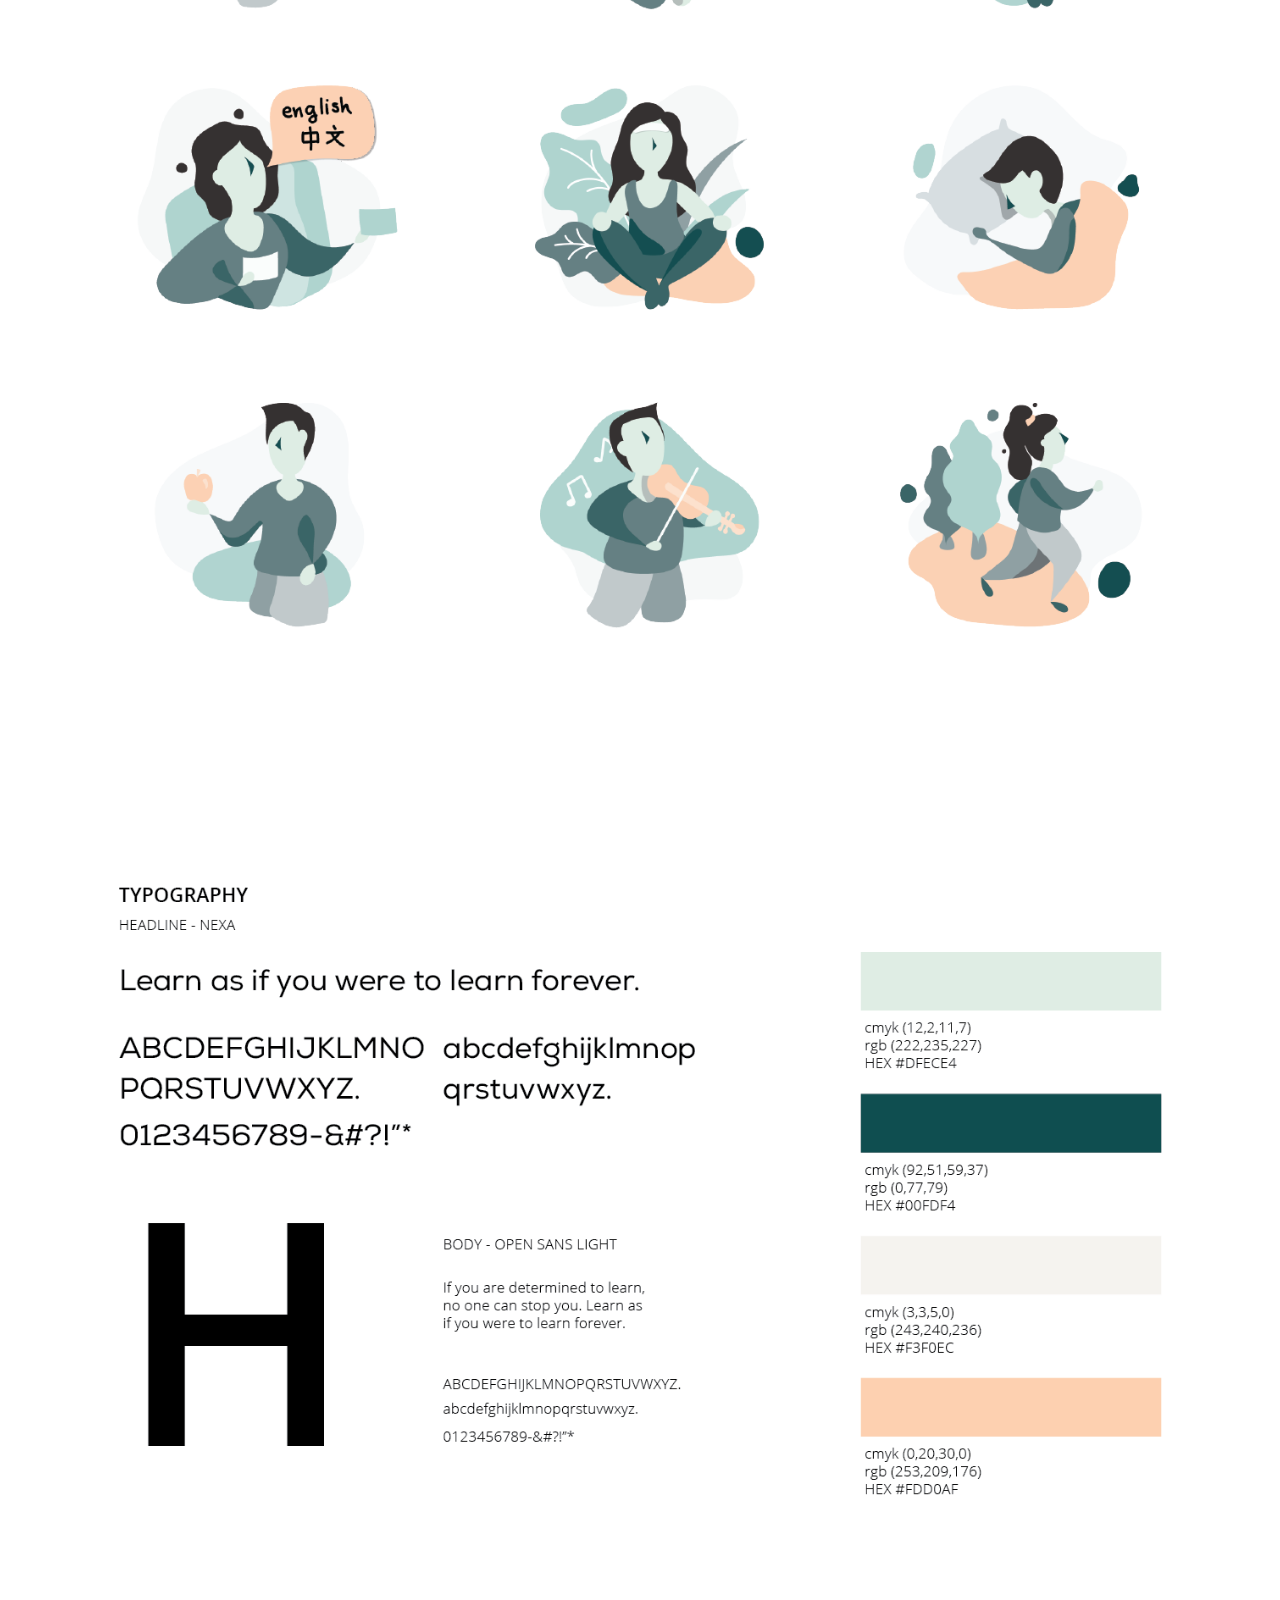
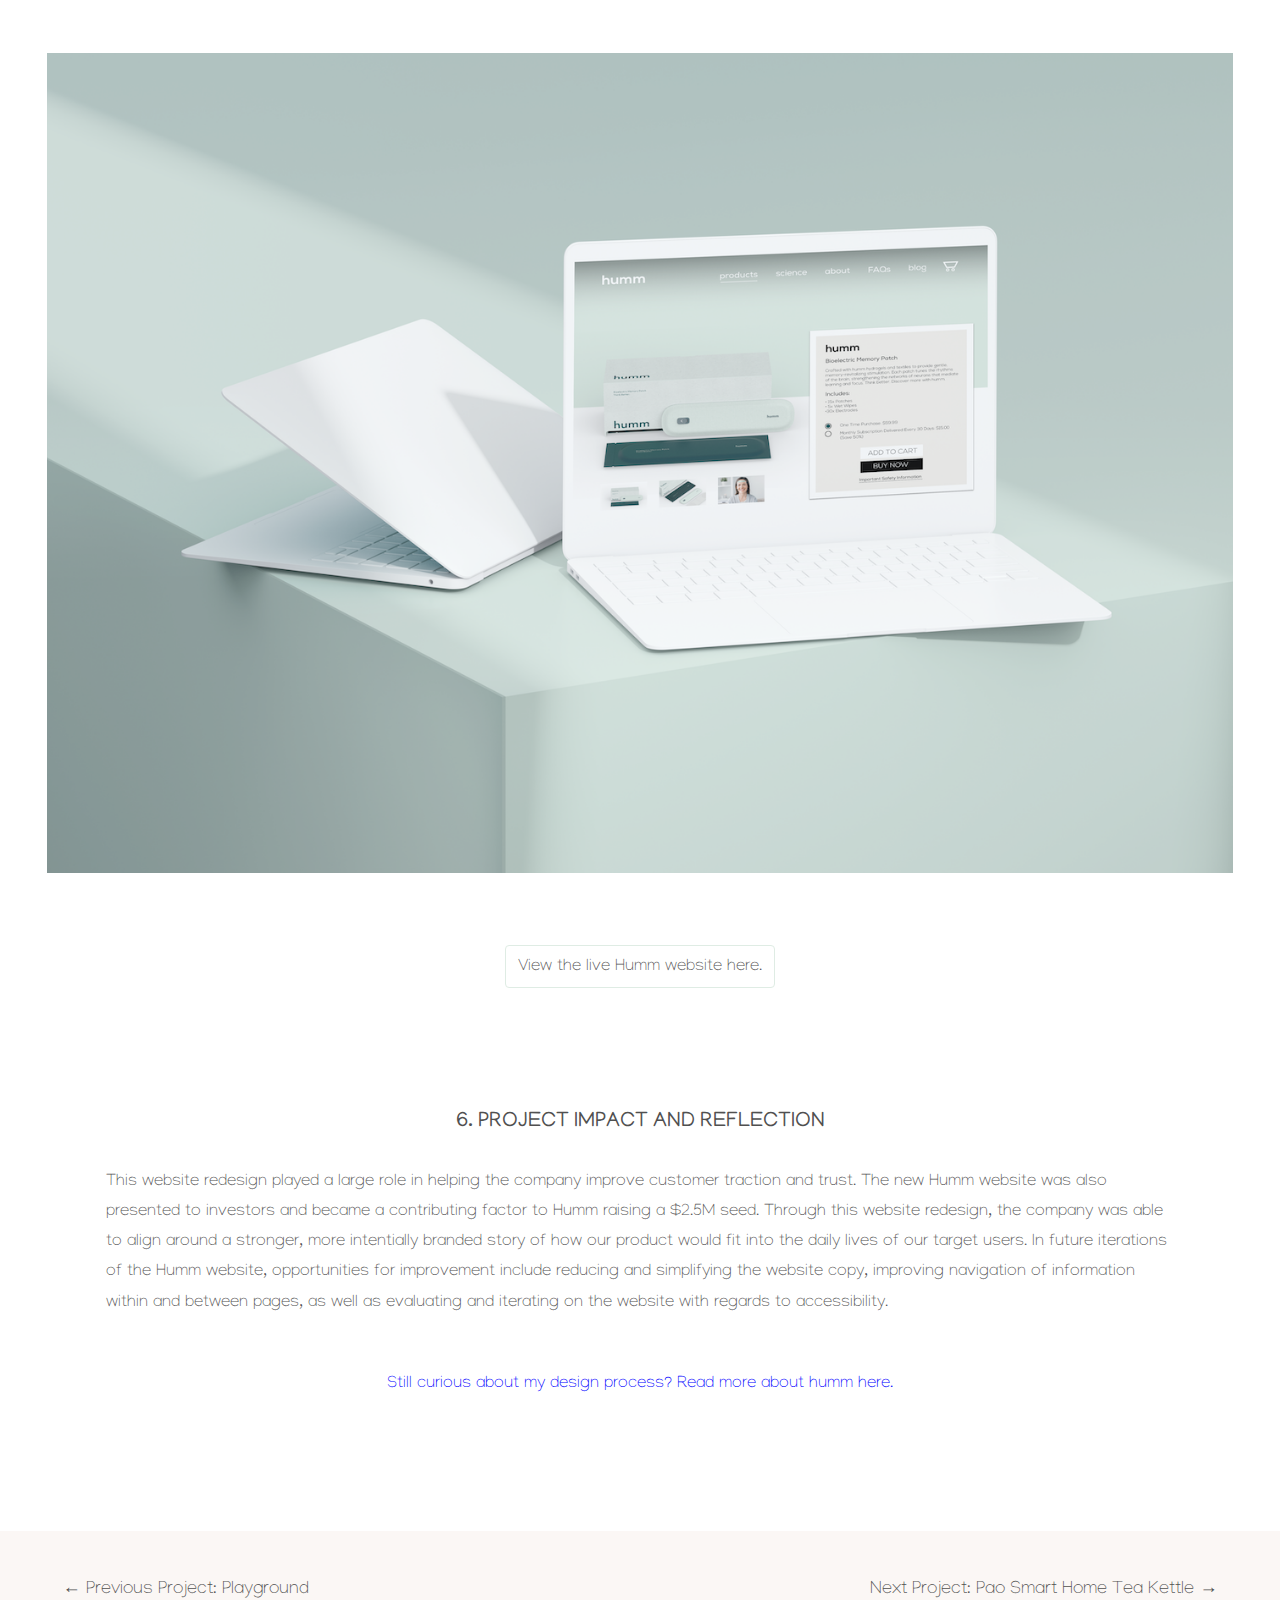
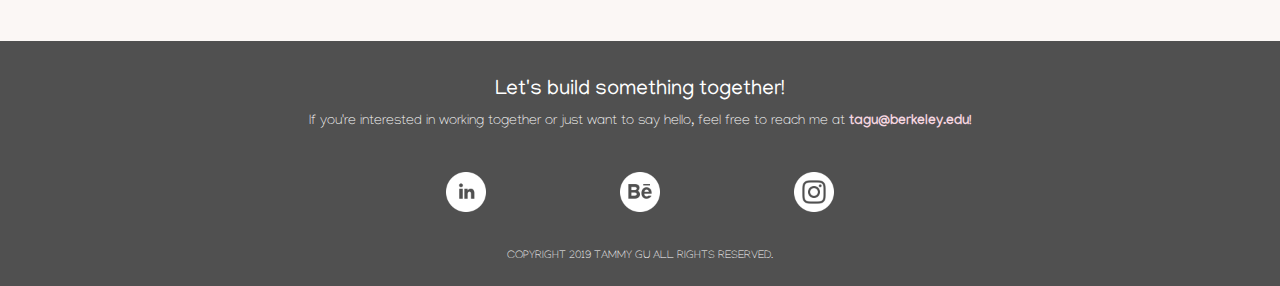
<file: humm.html>
<!DOCTYPE html>
<html>
  <head>
    <meta charset="UTF-8"/>
    <meta name="description" content="This is the portfolio website of Tammy Gu."/>
    <meta name="viewport" content="width=device-width, initial-scale=1"/>
    <title>Tammy Gu | Humm</title>
    <!-- Latest compiled and minified CSS -->
    <link rel="stylesheet" href="https://maxcdn.bootstrapcdn.com/bootstrap/3.4.0/css/bootstrap.min.css">
    <!-- jQuery library -->
    <script src="https://ajax.googleapis.com/ajax/libs/jquery/3.4.1/jquery.min.js"></script>
    <!-- Latest compiled JavaScript -->
    <script src="https://maxcdn.bootstrapcdn.com/bootstrap/3.4.0/js/bootstrap.min.js"></script>
    <link rel="stylesheet" href="css/styles.css"/>
    <link href="https://fonts.googleapis.com/css?family=Manjari:100,400,700|Red+Hat+Display:500,700,900&display=swap" rel="stylesheet">
    <link rel="shortcut icon" href="images/favicon.ico">
  </head>

  <body>
    <nav class="navbar">
      <div class="container">
        <div class="navbar-header">
          <button
            type="button"
            class="navbar-toggle collapsed"
            data-toggle="collapse"
            data-target="#bs-example-navbar-collapse-1"
            aria-expanded="false"
          >
            <span class="sr-only">Toggle navigation</span>
            <span class="icon-bar"></span>
            <span class="icon-bar"></span>
            <span class="icon-bar"></span>
          </button>
          <a class="navbar-brand" href="index.html">TAMMY GU</a>
        </div>
        <div class="collapse navbar-collapse" id="bs-example-navbar-collapse-1">
          <ul class="nav navbar-nav navbar-right">
            <li><a href="http://tammygu.com/#work-image-grid">WORK</a></li>
            <li><a href="playground.html">PLAYGROUND</a></li>
            <li><a href="about.html">ABOUT</a></li>
            <li><a href="contact.html">CONTACT</a></li>
          </ul>
        </div>
      </div>
    </nav>


    <div class="container">
      <div class="projecttitle">
        <div class="row">
          <div class="col-lg-5">
            <div class="h1"><span class="brackets">[</span> Humm Neuroscience <span class="brackets">]</span></div>
          </div>
          <div class="col-lg-7">
            <div class="h2">How might we help Humm <b>build company credibility and customer trust</b> through their website by increasing visual consistency as well as the discoverability and perceivability of important information?</div>
          </div>
        </div>
      </div>

      <div class="projectbackground">
        <img src="images/HummTitleCover.png" alt="hummmockup">
      </div>
    </div>
    <div class="projectbody">
      <div class="container">
        <div class="row">
          <div class="col-lg-8">
            <h1 class="projecthead">PROJECT OVERVIEW</h1>
            <h2 class="projectdescription">This is a live product designed for Humm Neuroscience. Humm is a company building a consumer-grade wearable device, backed by leading neuroscience conducted at UCSF, that gently stimulates the prefrontal cortex to improve an individual’s working memory by 20%. In early 2019, Humm introduced a company rebrand better tailored to their older target market. A critical component of the company rebrand required redesigning the Humm website to embody a premium brand for people passionate about their growth, learning, and health.</h2>
          </div>
          <div class="col-lg-4">
            <h1 class="projecthead">MY ROLE: Lead Designer</h1>
            <p>User Research</p>
            <p>Rapid Prototyping</p>
            <p>Visual Design</p>
            <p>SEO and Keyword Research</p>
            <h1 class="projecthead">DATE</h1>
            <p>Product Launched May 2019 for Humm</p>
          </div>
        </div>
      </div>
    </div>
    <div class="bodytitle">
      <div class="container">
        <h1 class="titles">1. DEFINING THE PROBLEM SPACE</h1>
        <p>A teardown and usability testing of Humm’s initial website revealed that users did not feel as though the website provided an adequate amount of scientific information, customer traction, and company accountability. Information was poorly organized and often hard to find.</p>
        <img src="images/hummrevisedHMW.png" alt="hummHMW" class="howmightwe">
      </div>
    </div>
    <div class="bodytitle">
      <div class="container">
        <h1 class="titles">2. USER PERSONAS</h1>
        <p>Personas became an incredibly important part of our design process because we were still identifying our target users. Personas gave us a means of synthesizing our user research data into promising target market groups, and were consistently used as an alignment tool to make more informed decisions around branding and content writing. In the future, personas would be more effective if we allow stakeholders and end users to help us define persona attributes in our research sessions. Moreover, creating targeted scope personas would have allowed us to more deeply understand the impact of certain interaction design decisions.</p>
        <img src="images/hummpersona.png" alt="hummpersona">
      </div>
    </div>
    <div class="bodytitle">
      <div class="container">
        <h1 class="titles">3. MID-FIDELITY WIREFRAMES AND FEEDBACK</h1>
        <img src="images/hummmidfidelity.png" alt="midfidelitywireframes">
      </div>
    </div>
    <div class="bodytitle">
      <div class="container">
        <h1 class="titles">4. DESIGN CHALLENGES AND CONSTRAINTS</h1>
        <p>Throughout our design process, we had limited access to users within our target market. Although individuals between the ages of 50 and 70 could be contacted through online platforms such as Craigslist and Nextdoor, we struggled to find avenues of access to viable research participants. Nonetheless, ten usability tests were conducted on our initial mid-fidelity wireframes. Feedback from these usability tests revealed that there was still a lack of trust from our users in both the effectiveness of the product and the competency of our team. We decided to focus on building this trust by including credible news sources that featured Humm's product, displaying more intuitive graphics and data visualizations, as well as giving customers more of an opportunity to engage with our team by signing up for company newsletters.</p>
      </div>
    </div>
    <div class="bodytitle">
      <div class="container">
        <h1 class="titles">5. FINAL DESIGN AND IMPLEMENTATION</h1>
        <div class="wideimage">
          <img src="images/hummhififrames.png" alt="hummhififrames">
          <img src="images/hummportfolioillustrations.png" alt="hummillustrations">
          <img src="images/hummtypography.png" alt="hummtypography">
          <img src="images/hummmockupmint.png" alt="secondhummmockup">
        </div>
        <button type="button" class="btn btn-default"><a href="https://thinkhumm.com/"  target="_blank">View the live Humm website here.</a></button>
      </div>
    </div>
    <div class="reflection">
      <div class="bodytitle">
        <div class="container">
          <h1 class="titles">6. PROJECT IMPACT AND REFLECTION</h1>
          <p>This website redesign played a large role in helping the company improve customer traction and trust. The new Humm website was also presented to investors and became a contributing factor to Humm raising a $2.5M seed. Through this website redesign, the company was able to align around a stronger, more intentially branded story of how our product would fit into the daily lives of our target users. In future iterations of the Humm website, opportunities for improvement include reducing and simplifying the website copy, improving navigation of information within and between pages, as well as evaluating and iterating on the website with regards to accessibility.</p>
          <a href="https://www.behance.net/gallery/82258441/Humm-Website-Redesign"  target="_blank"><p class="stillcurious">Still curious about my design process? Read more about humm here.</p></a>
        </div>
      </div>
    </div>
    <div class="projectarrow">
      <div class="container">
        <div class="row">
          <div class="left">
            <div class="col-lg-6">
              <a href="playground.html"><h2><b>←</b> Previous Project: Playground</h2></a>
            </div>
          </div>
          <div class="right">
            <div class="col-lg-6">
              <a href="pao.html"><h2>Next Project: Pao Smart Home Tea Kettle <b>→</b></h2></a>
            </div>
          </div>
        </div>
        </div>
      </div>
    </div>


  </body>

  <footer class="page-footer">
    <div class="container">
      <div class="txt-row">
        <h2>Let's build something together!</h2>
        <p>If you're interested in working together or just want to say hello, feel free to reach me at <a href="mailto: tagu@berkeley.edu"><b>tagu@berkeley.edu!</b></a></p>
      </div>
      <div class="link-row">
        <a href="https://www.linkedin.com/in/tammy-gu-24b44bba/"><img src="images/linkedinlogo.png" alt="linkedin profile" style="width:4.5vh"></a>
        <a href="https://www.behance.net/taguf59c"><img src="images/behancelogo.png" alt="linkedin profile" style="width:4.5vh"></a>
        <a href="https://www.instagram.com/tam_gu/?hl=en"><img src="images/instagramlogo.png" alt="linkedin profile" style="width:4.5vh"></a>
      </div>
      <div class="copyright-row">
        <p>COPYRIGHT 2019 TAMMY GU ALL RIGHTS RESERVED.</p>
      </div>
    </div>
  </footer>


</html>
</file>
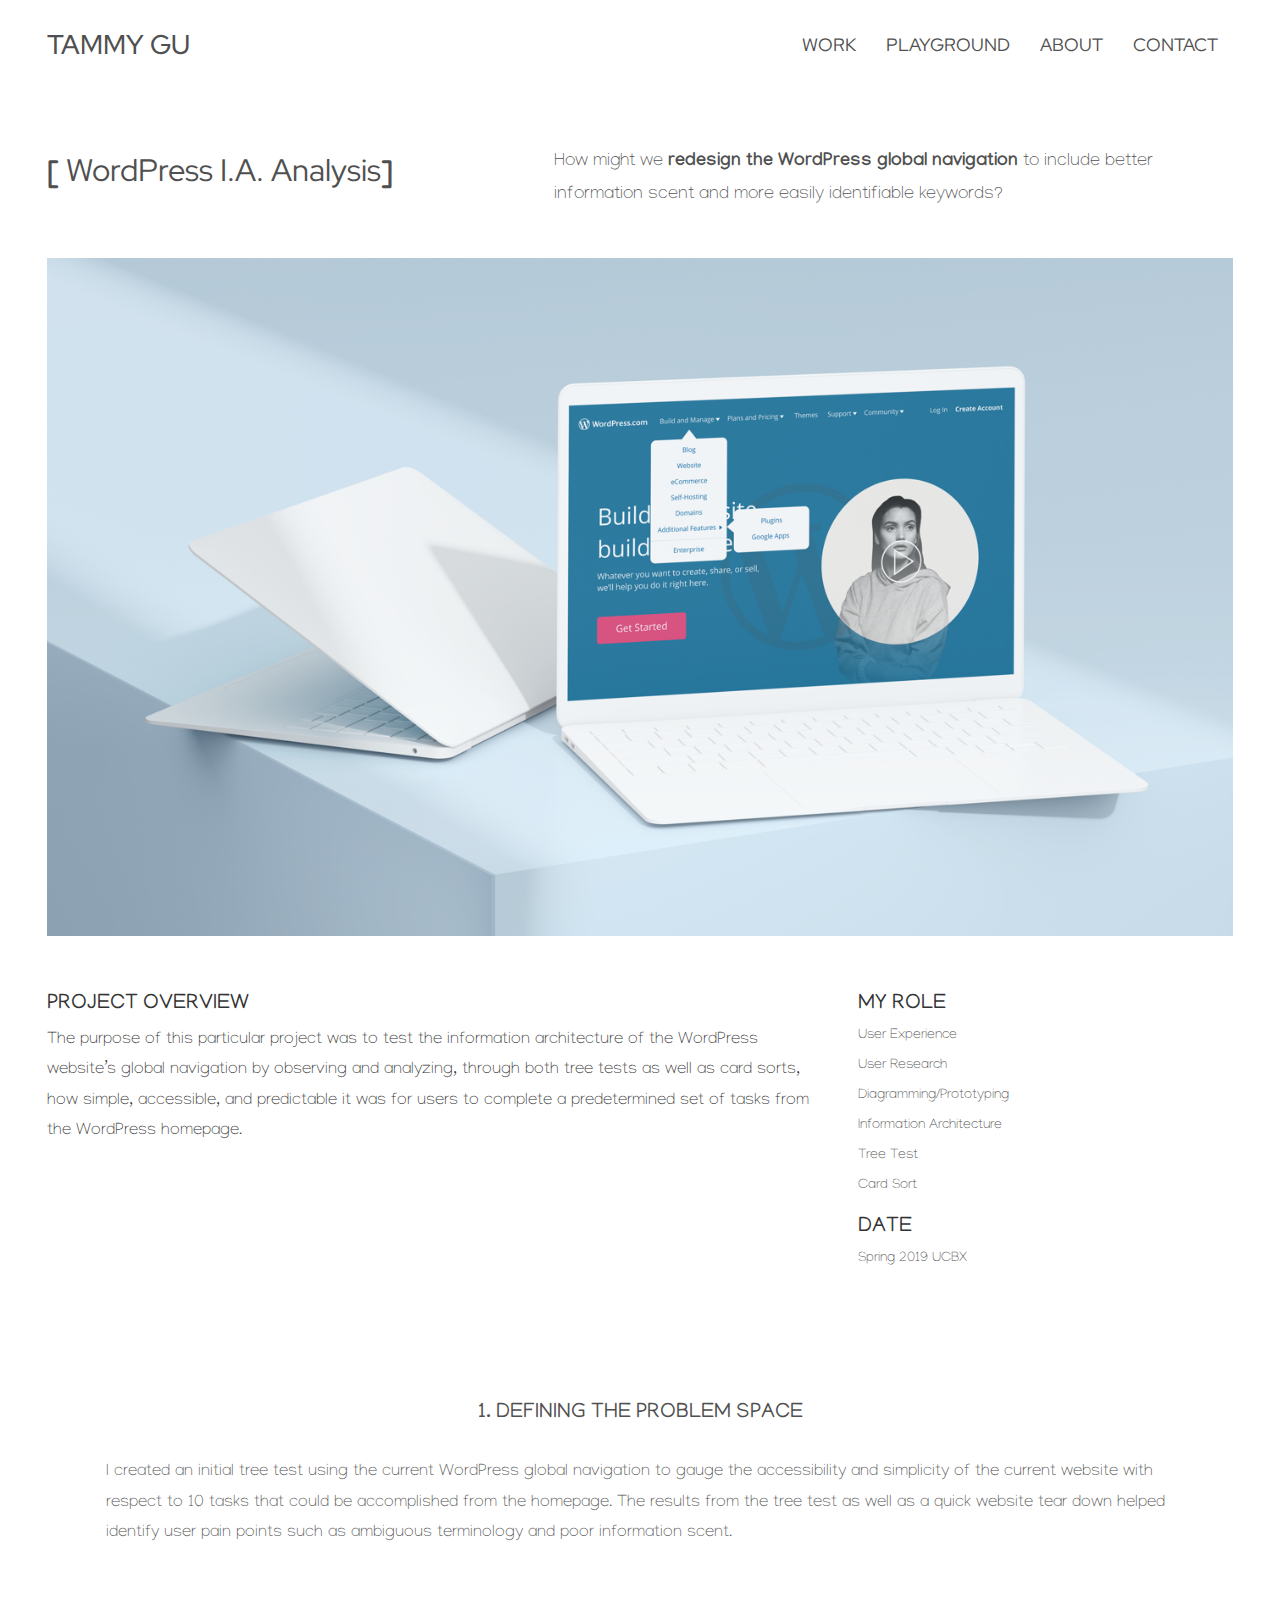
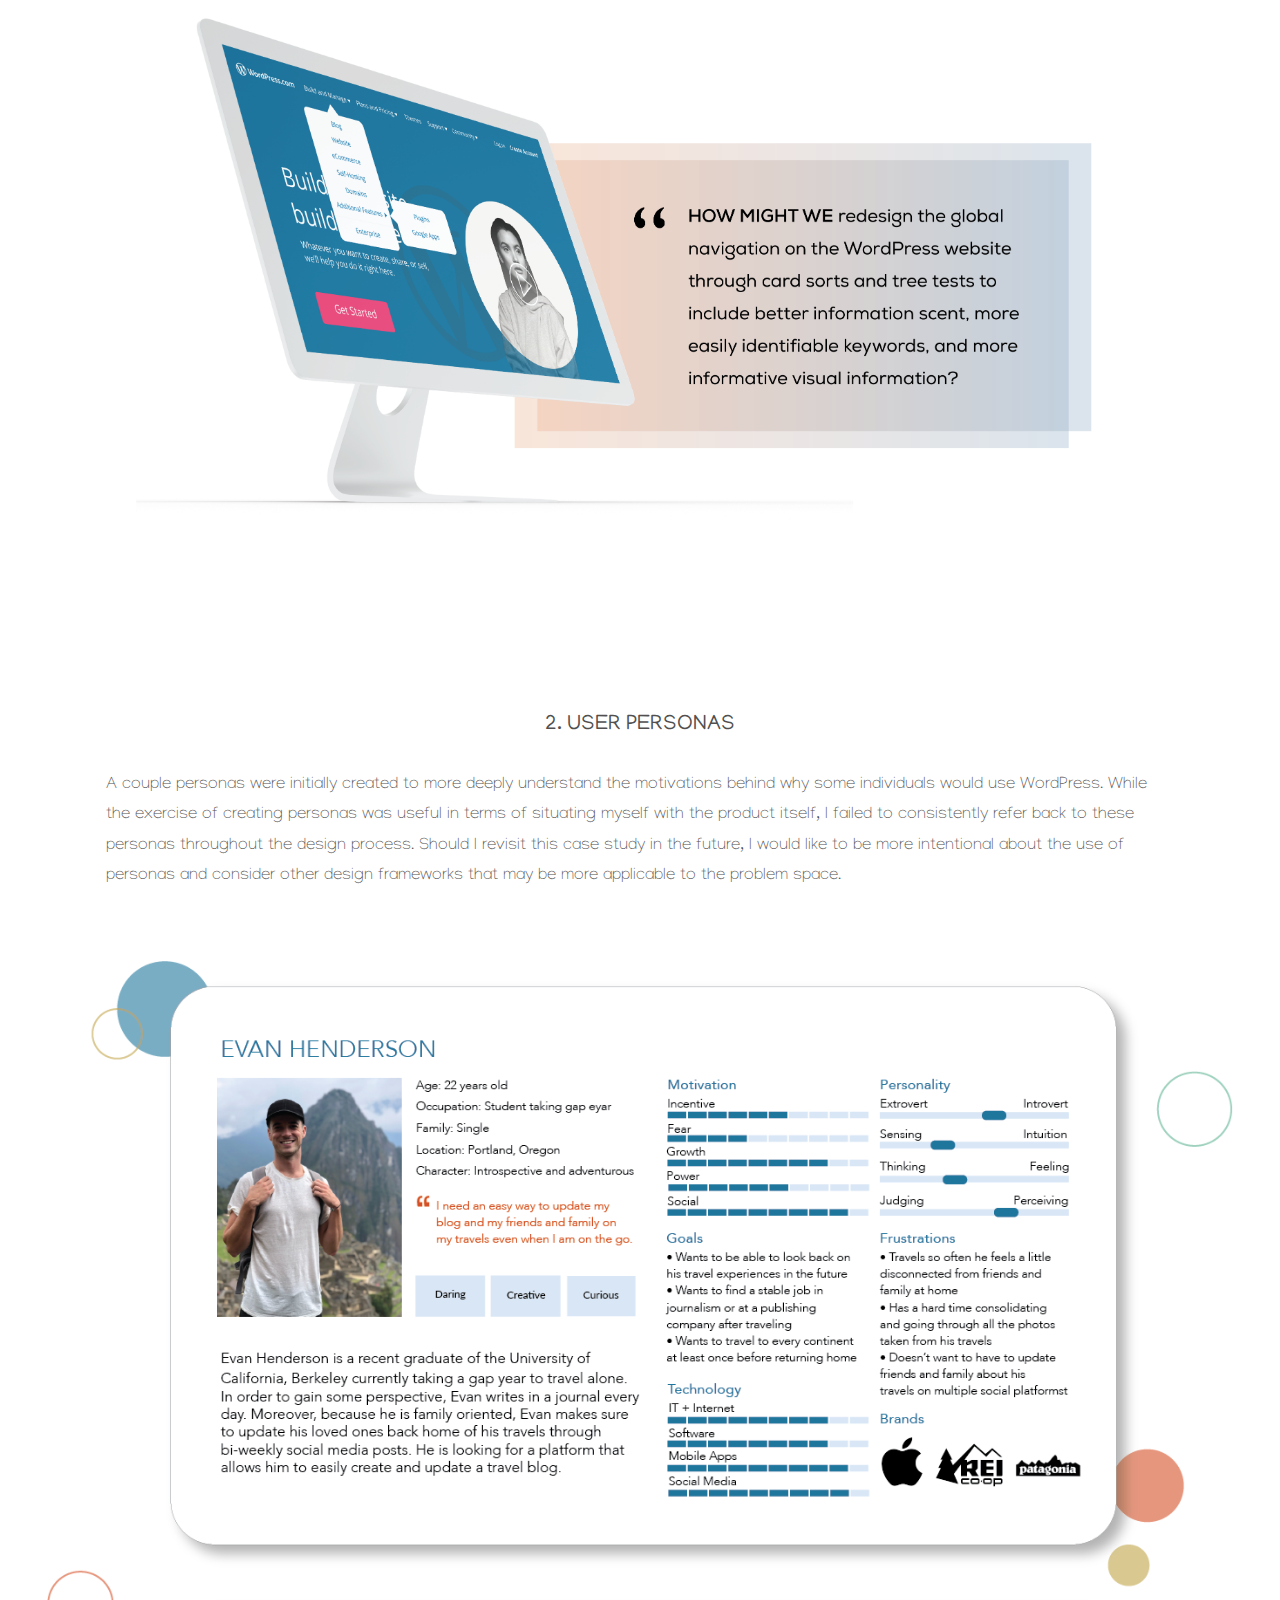
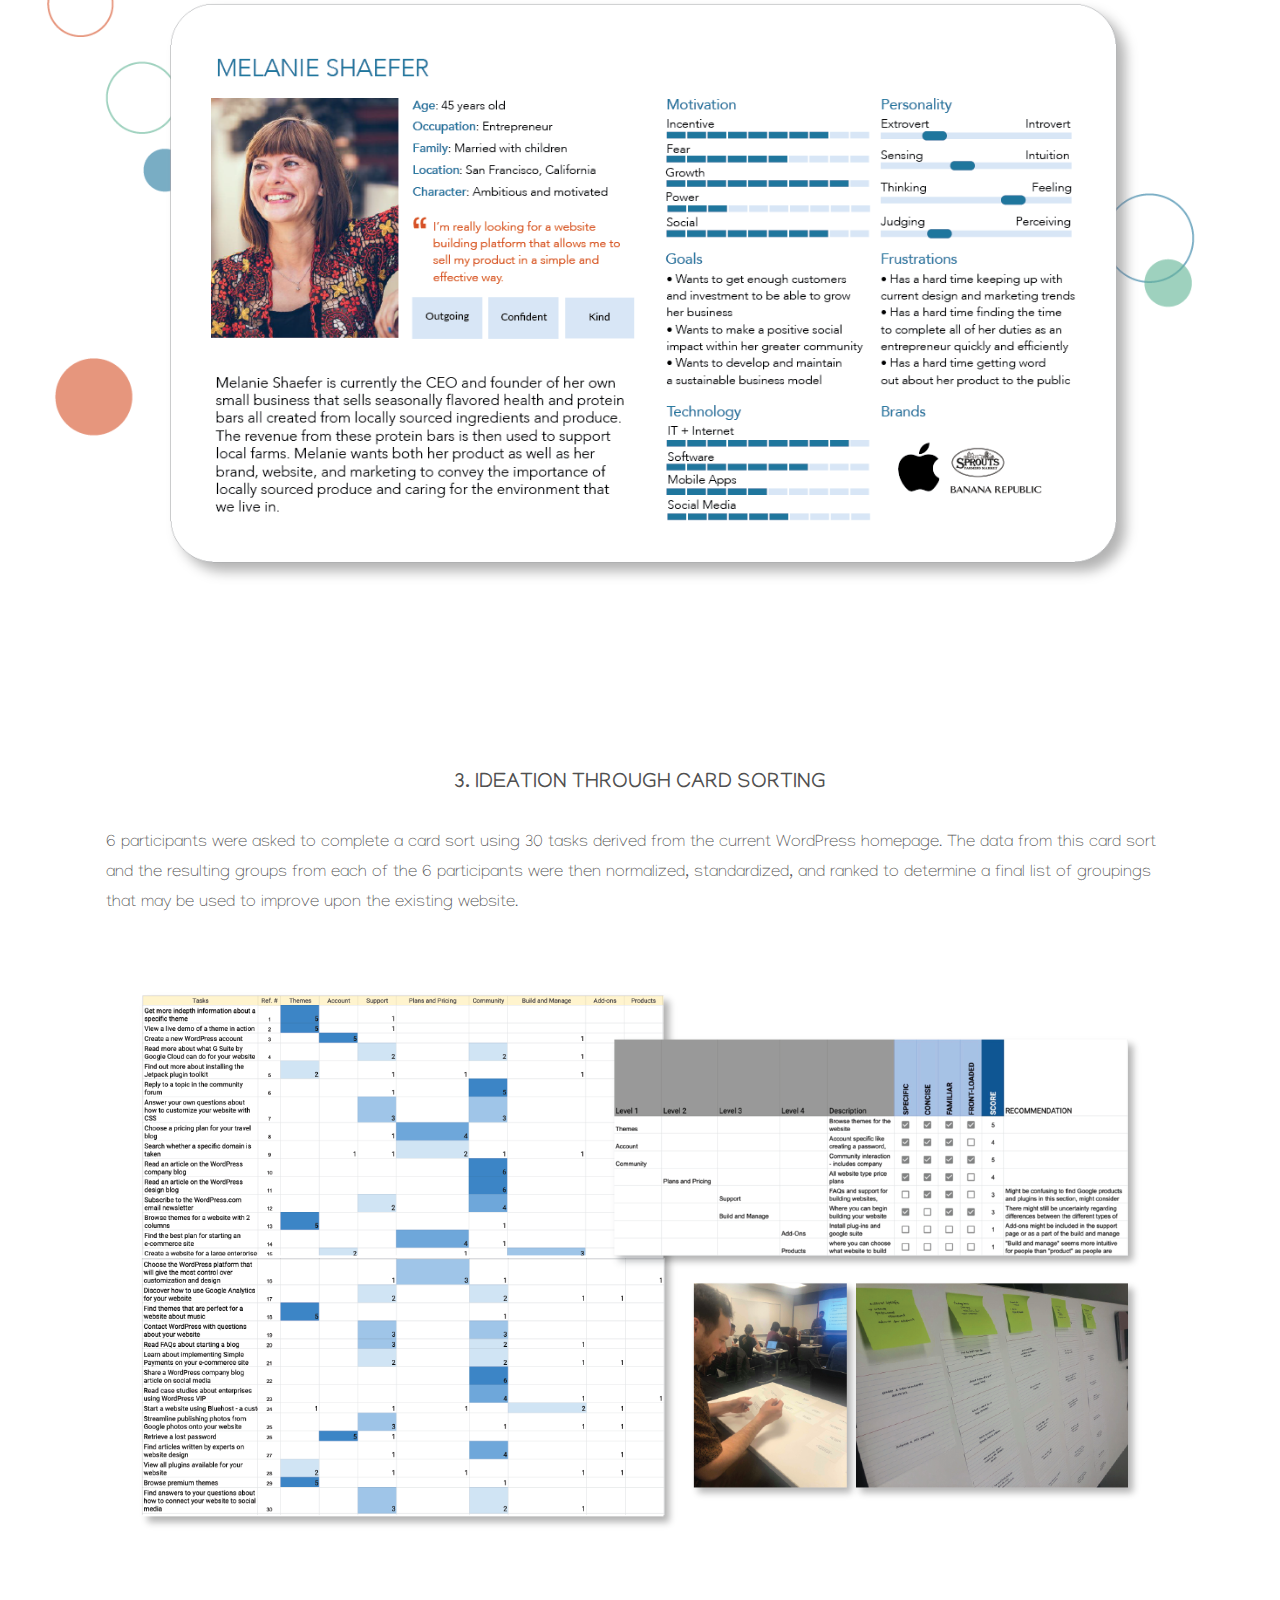
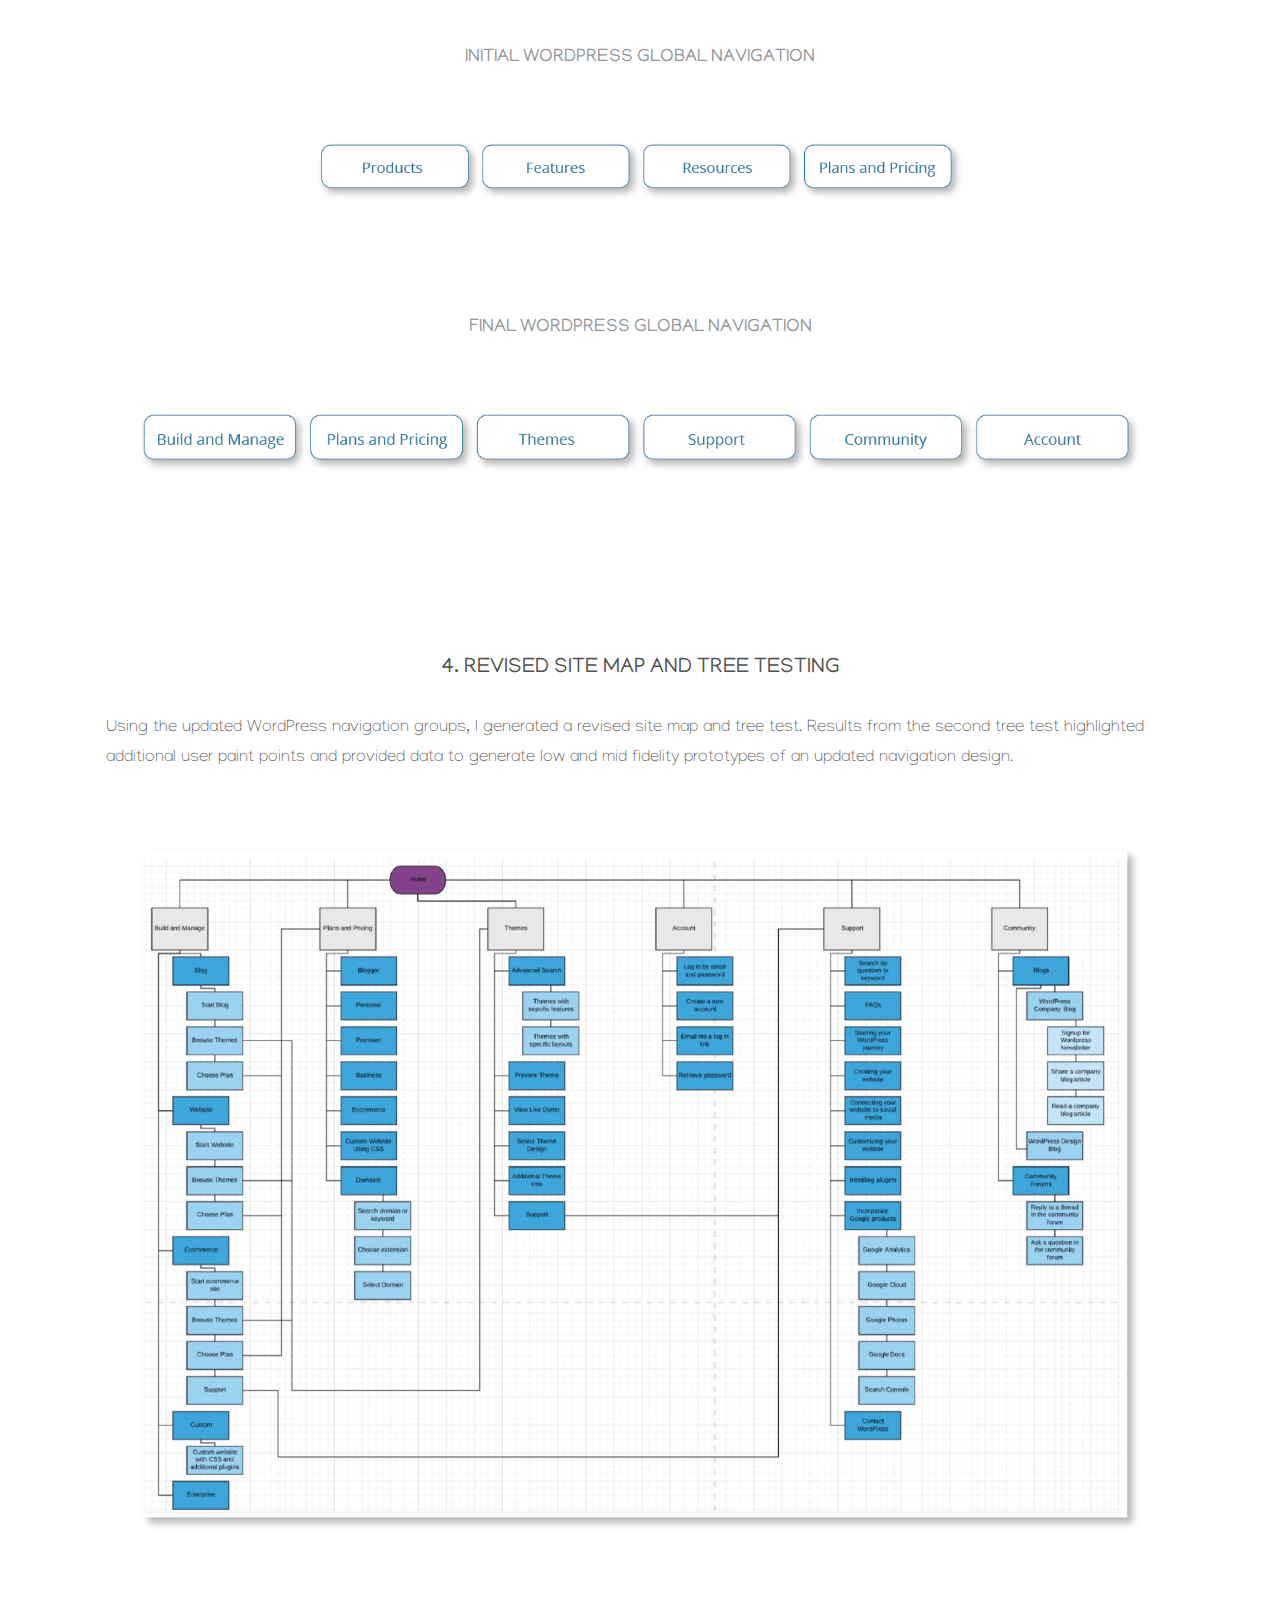
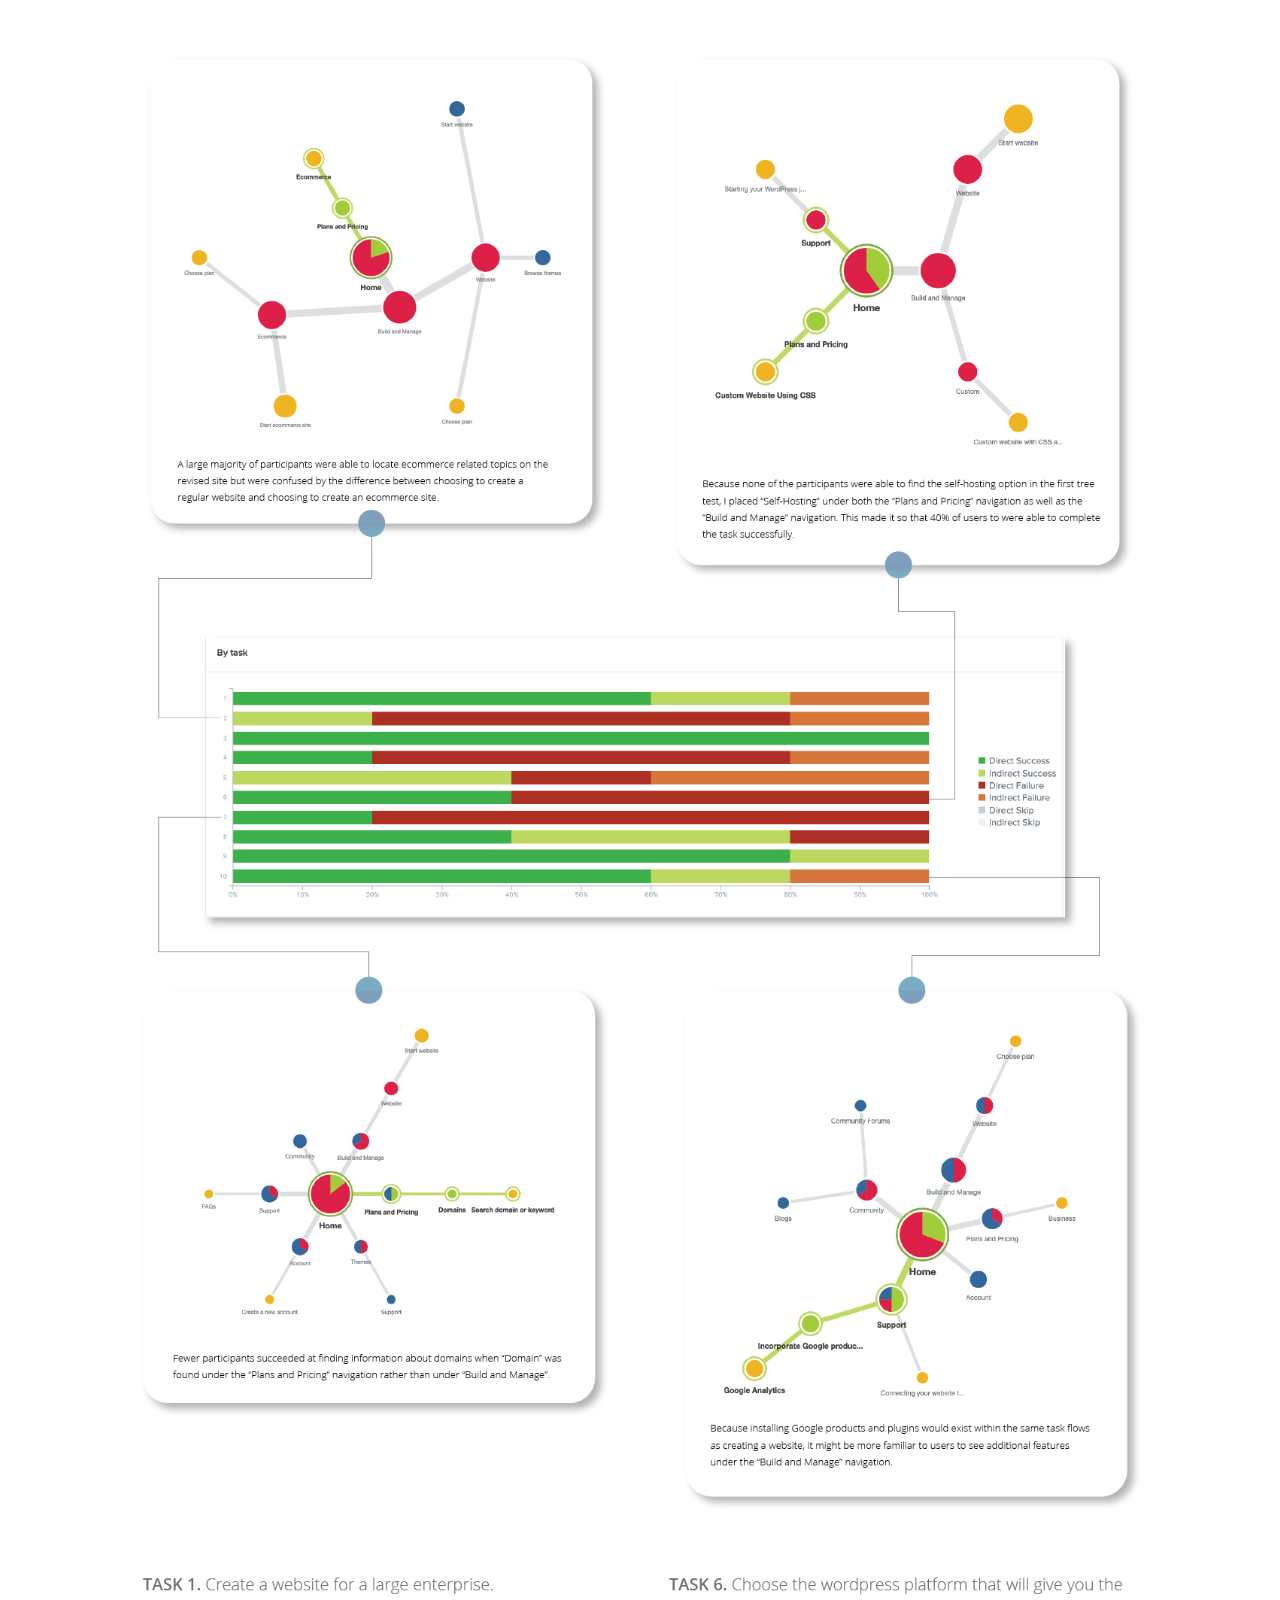
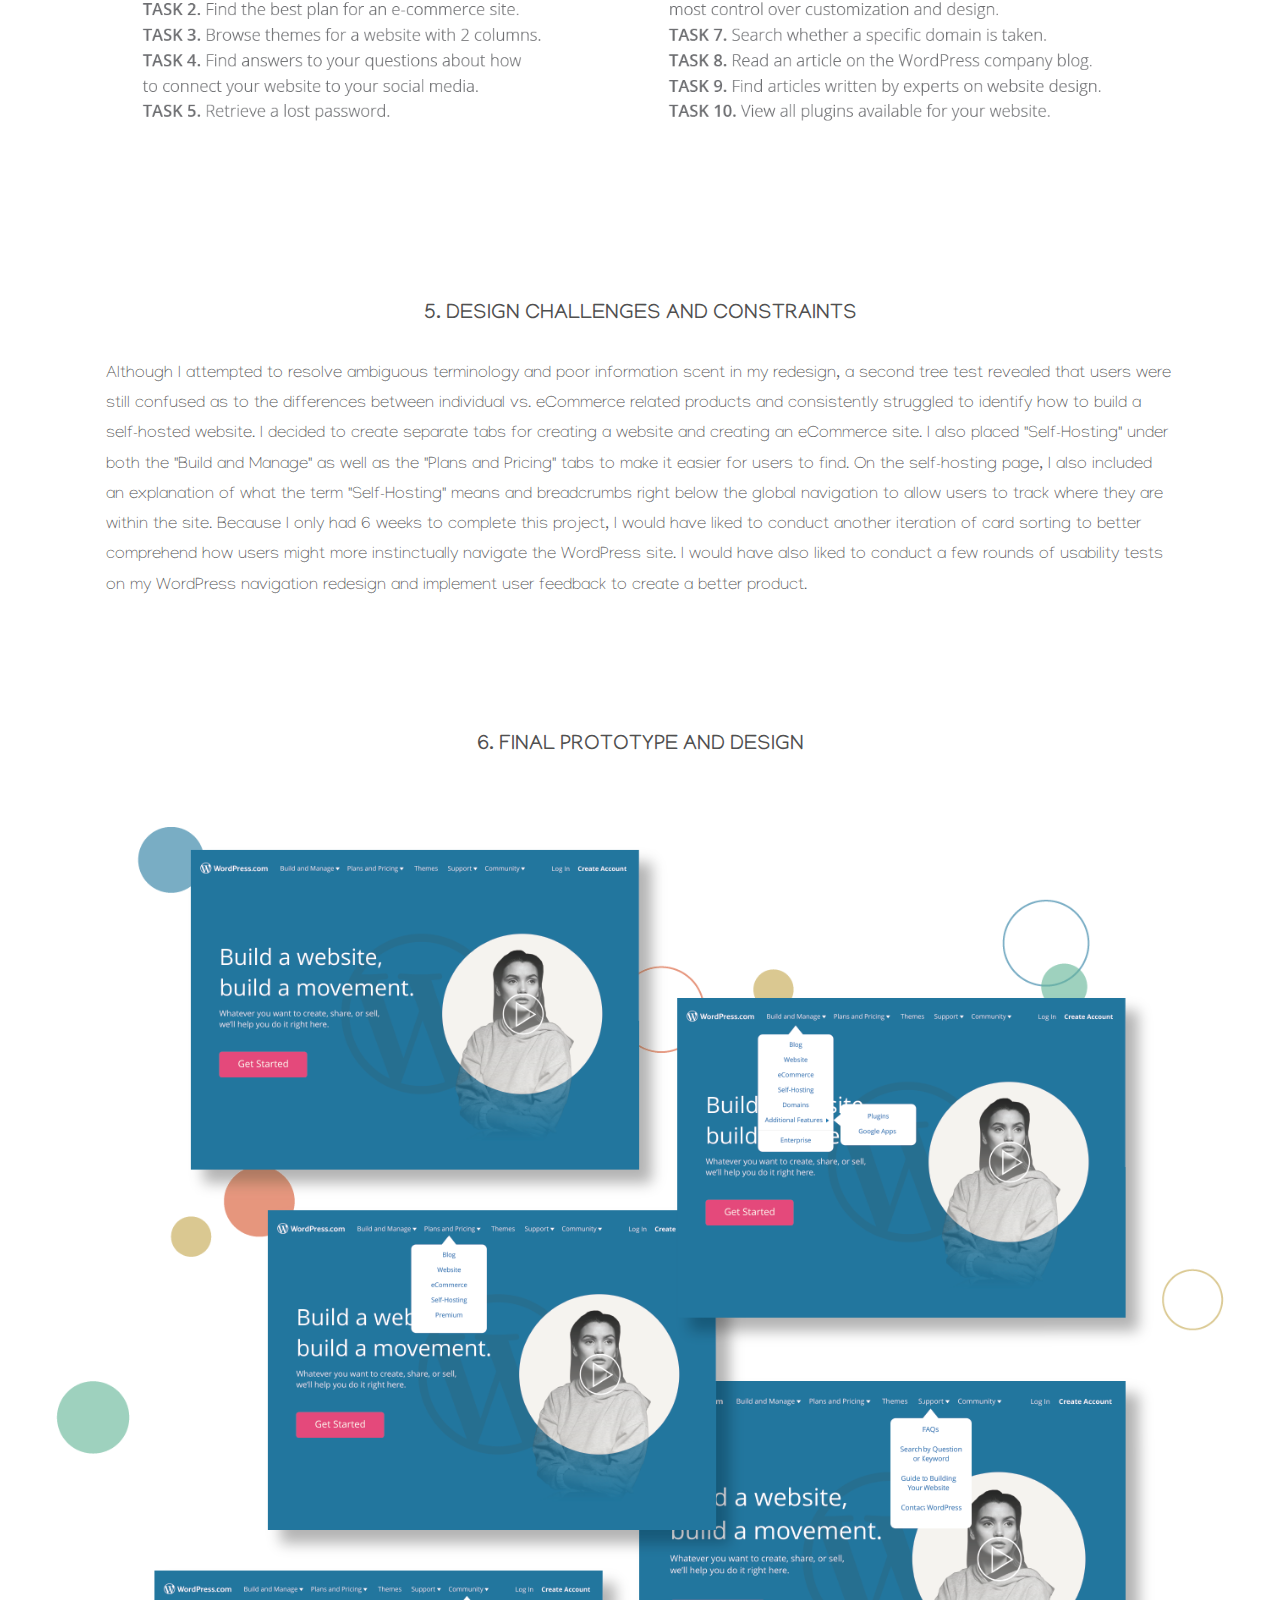
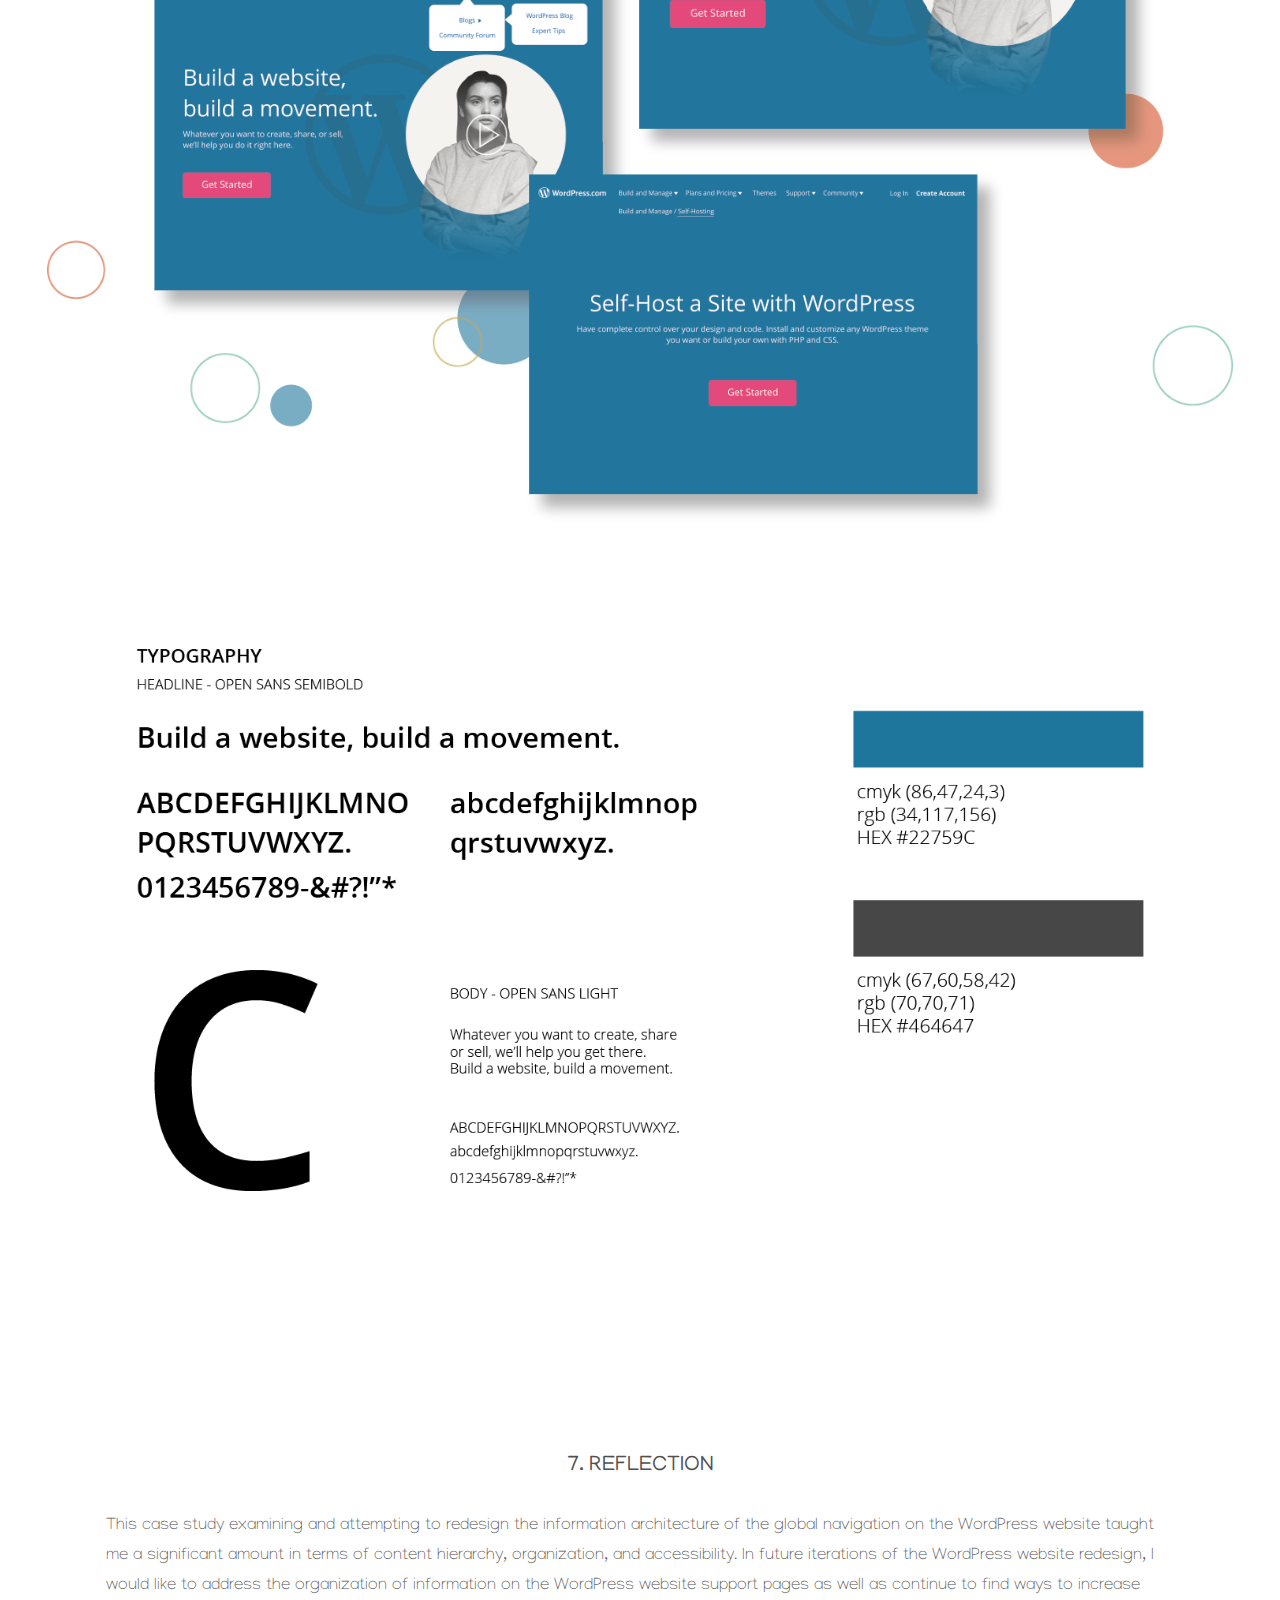
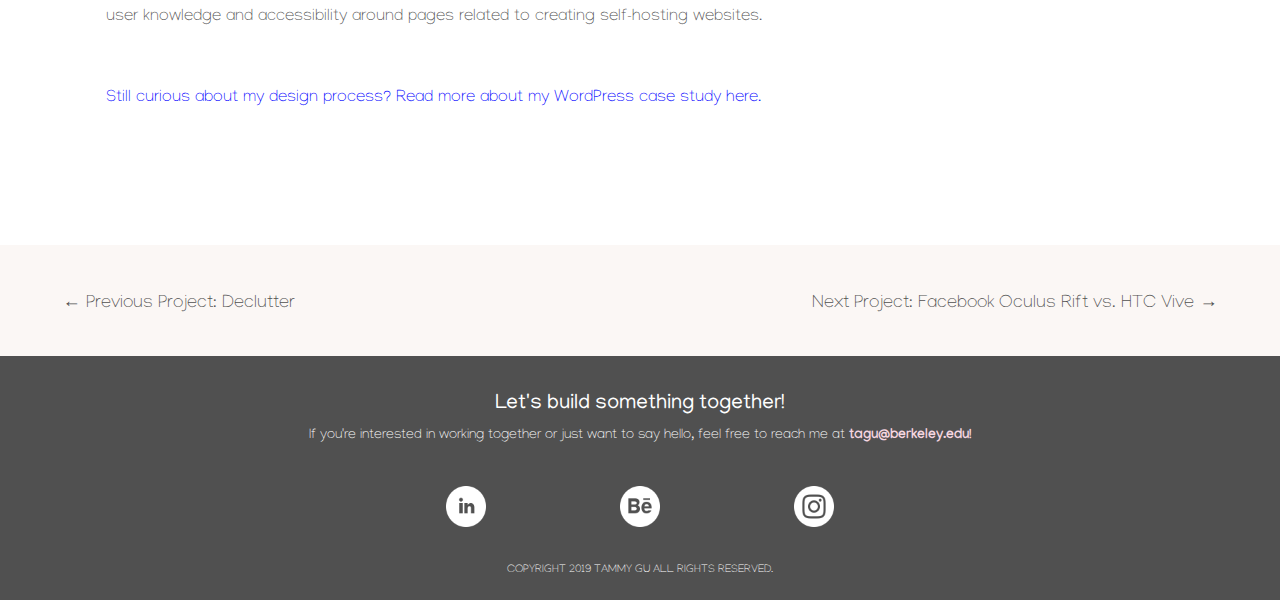
<file: wordpress.html>
<!DOCTYPE html>
<html>
  <head>
    <meta charset="UTF-8"/>
    <meta name="description" content="This is the portfolio website of Tammy Gu."/>
    <meta name="viewport" content="width=device-width, initial-scale=1"/>
    <title>Tammy Gu | WordPress</title>
    <!-- Latest compiled and minified CSS -->
    <link rel="stylesheet" href="https://maxcdn.bootstrapcdn.com/bootstrap/3.4.0/css/bootstrap.min.css">
    <!-- jQuery library -->
    <script src="https://ajax.googleapis.com/ajax/libs/jquery/3.4.1/jquery.min.js"></script>
    <!-- Latest compiled JavaScript -->
    <script src="https://maxcdn.bootstrapcdn.com/bootstrap/3.4.0/js/bootstrap.min.js"></script>
    <link rel="stylesheet" href="css/styles.css"/>
    <link href="https://fonts.googleapis.com/css?family=Manjari:100,400,700|Red+Hat+Display:500,700,900&display=swap" rel="stylesheet">
    <link rel="shortcut icon" href="images/favicon.ico">
  </head>

  <body>
    <nav class="navbar">
      <div class="container">
        <div class="navbar-header">
          <button
            type="button"
            class="navbar-toggle collapsed"
            data-toggle="collapse"
            data-target="#bs-example-navbar-collapse-1"
            aria-expanded="false"
          >
            <span class="sr-only">Toggle navigation</span>
            <span class="icon-bar"></span>
            <span class="icon-bar"></span>
            <span class="icon-bar"></span>
          </button>
          <a class="navbar-brand" href="index.html">TAMMY GU</a>
        </div>
        <div class="collapse navbar-collapse" id="bs-example-navbar-collapse-1">
          <ul class="nav navbar-nav navbar-right">
            <li><a href="http://tammygu.com/#work-image-grid">WORK</a></li>
            <li><a href="playground.html">PLAYGROUND</a></li>
            <li><a href="about.html">ABOUT</a></li>
            <li><a href="contact.html">CONTACT</a></li>
          </ul>
        </div>
      </div>
    </nav>

    <div class="container">
      <div class="projecttitle">
        <div class="row">
          <div class="col-lg-5">
            <div class="h1"><span class="brackets">[</span> WordPress I.A. Analysis<span class="brackets">]</span> </div>
          </div>
          <div class="col-lg-7">
            <div class="h2">How might we <b>redesign the WordPress global navigation</b> to include better information scent and more easily identifiable keywords?</div>
          </div>
        </div>
      </div>

      <div class="projectbackground">
        <img src="images/WordPressTitleCover.png" alt="wordpressmockup">
      </div>
    </div>
    <div class="projectbody">
      <div class="container">
        <div class="row">
          <div class="col-lg-8">
            <h1 class="projecthead">PROJECT OVERVIEW</h1>
            <h2 class="projectdescription">The purpose of this particular project was to test the information architecture of the WordPress website’s global navigation by observing and analyzing, through both tree tests as well as card sorts, how simple, accessible, and predictable it was for users to complete a predetermined set of tasks from the WordPress homepage.</h2>
          </div>
          <div class="col-lg-4">
            <h1 class="projecthead">MY ROLE</h1>
            <p>User Experience</p>
            <p>User Research</p>
            <p>Diagramming/Prototyping</p>
            <p>Information Architecture</p>
            <p>Tree Test</p>
            <p>Card Sort</p>
            <h1 class="projecthead">DATE</h1>
            <p>Spring 2019 UCBX</p>
          </div>
        </div>
      </div>
    </div>
    <div class="bodytitle">
      <div class="container">
        <h1 class="titles">1. DEFINING THE PROBLEM SPACE</h1>
        <p>I created an initial tree test using the current WordPress global navigation to gauge the accessibility and simplicity of the current website with respect to 10 tasks that could be accomplished from the homepage. The results from the tree test as well as a quick website tear down helped identify user pain points such as ambiguous terminology and poor information scent.</p>
        <img src="images/wordpressrevisedHMW.png" alt="wordpresshmw">
      </div>
    </div>
    <div class="bodytitle">
      <div class="container">
        <h1 class="titles">2. USER PERSONAS</h1>
        <p>A couple personas were initially created to more deeply understand the motivations behind why some individuals would use WordPress. While the exercise of creating personas was useful in terms of situating myself with the product itself, I failed to consistently refer back to these personas throughout the design process. Should I revisit this case study in the future, I would like to be more intentional about the use of personas and consider other design frameworks that may be more applicable to the problem space.</p>
        <div class="wideimage">
          <img src="images/wordpresspersonas.png" alt="wordpresspersonas">
        </div>
      </div>
    </div>
    <div class="bodytitle">
      <div class="container">
        <h1 class="titles">3. IDEATION THROUGH CARD SORTING</h1>
        <p>6 participants were asked to complete a card sort using 30 tasks derived from the current WordPress homepage. The data from this card sort and the resulting groups from each of the 6 participants were then normalized, standardized, and ranked to determine a final list of groupings that may be used to improve upon the existing website.</p>
        <img src="images/wordpresscardsort.png" alt="wordpresscardsortresults">
        <h3>INITIAL WORDPRESS GLOBAL NAVIGATION</h3>
        <div class="wordpressnavigation">
          <img src="images/initialwordpressglobal.png" alt="initialwordpressglobalnavigation">
        </div>
        <h3>FINAL WORDPRESS GLOBAL NAVIGATION</h3>
        <img src="images/finalwordpressglobal.png" alt="finalwordpressglobalnavigation">
      </div>
    </div>
    <div class="bodytitle">
      <div class="container">
        <h1 class="titles">4. REVISED SITE MAP AND TREE TESTING</h1>
        <p>Using the updated WordPress navigation groups, I generated a revised site map and tree test. Results from the second tree test highlighted additional user paint points and provided data to generate low and mid fidelity prototypes of an updated navigation design.</p>
        <img src="images/wordpresssitemap.png" alt="wordpresssitemap">
        <img src="images/wordpresstreetest.png" alt="wordpresstreetest">
      </div>
    </div>
    <div class="bodytitle">
      <div class="container">
        <h1 class="titles">5. DESIGN CHALLENGES AND CONSTRAINTS</h1>
        <p>Although I attempted to resolve ambiguous terminology and poor information scent in my redesign, a second tree test revealed that users were still confused as to the differences between individual vs. eCommerce related products and consistently struggled to identify how to build a self-hosted website. I decided to create separate tabs for creating a website and creating an eCommerce site. I also placed "Self-Hosting" under both the "Build and Manage" as well as the "Plans and Pricing" tabs to make it easier for users to find. On the self-hosting page, I also included an explanation of what the term "Self-Hosting" means and breadcrumbs right below the global navigation to allow users to track where they are within the site. Because I only had 6 weeks to complete this project, I would have liked to conduct another iteration of card sorting to better comprehend how users might more instinctually navigate the WordPress site. I would have also liked to conduct a few rounds of usability tests on my WordPress navigation redesign and implement user feedback to create a better product.</p>
      </div>
    </div>
    <div class="bodytitle">
      <div class="container">
        <h1 class="titles">6. FINAL PROTOTYPE AND DESIGN</h1>
        <div class="wideimage">
          <img src="images/wordpressfinal.png" alt="wordpressfinalprototype">
        </div>
        <img src="images/wordpresstypography.png" alt="wordpresstypography">
      </div>
    </div>
    <div class="reflection">
      <div class="bodytitle">
        <div class="container">
          <h1 class="titles">7. REFLECTION</h1>
          <p>This case study examining and attempting to redesign the information architecture of the global navigation on the WordPress website taught me a significant amount in terms of content hierarchy, organization, and accessibility. In future iterations of the WordPress website redesign, I would like to address the organization of information on the WordPress website support pages as well as continue to find ways to increase user knowledge and accessibility around pages related to creating self-hosting websites.</p>
          <a href="https://www.behance.net/gallery/82258865/WordPress-Information-Architecture-Analysis"  target="_blank"><p>Still curious about my design process? Read more about my WordPress case study here.</p></a>
        </div>
      </div>
    </div>
    <div class="projectarrow">
      <div class="container">
        <div class="row">
          <div class="left">
            <div class="col-lg-6">
              <a href="declutter.html"><h2><b>←</b> Previous Project: Declutter</h2></a>
            </div>
          </div>
          <div class="right">
            <div class="col-lg-6">
              <a href="vivexrift.html"><h2>Next Project: Facebook Oculus Rift vs. HTC Vive <b>→</b></h2></a>
            </div>
          </div>
        </div>
        </div>
      </div>
    </div>

  </body>

  <footer class="page-footer">
    <div class="container">
      <div class="txt-row">
        <h2>Let's build something together!</h2>
        <p>If you're interested in working together or just want to say hello, feel free to reach me at <a href="mailto: tagu@berkeley.edu"><b>tagu@berkeley.edu!</b></a></p>
      </div>
      <div class="link-row">
        <a href="https://www.linkedin.com/in/tammy-gu-24b44bba/"><img src="images/linkedinlogo.png" alt="linkedin profile" style="width:4.5vh"></a>
        <a href="https://www.behance.net/taguf59c"><img src="images/behancelogo.png" alt="linkedin profile" style="width:4.5vh"></a>
        <a href="https://www.instagram.com/tam_gu/?hl=en"><img src="images/instagramlogo.png" alt="linkedin profile" style="width:4.5vh"></a>
      </div>
      <div class="copyright-row">
        <p>COPYRIGHT 2019 TAMMY GU ALL RIGHTS RESERVED.</p>
      </div>
    </div>
  </footer>


</html>
</file>
<file: css/styles.css>
.navbar {
  padding-top: 1.5%;
}
.navbar .navbar-brand {
  color: #505050;
  font-size: 3vh;
  font-family: 'Red Hat Display', 'san-serif';
  font-weight: 500;
}
.navbar ul a {
  color: #505050;
  font-size: 2vh;
  font-family: 'Red Hat Display', 'san-serif';
}
.navbar ul a:hover {
  background-color: #fdf5f7;
}
nav.navbar {
  background: transparent;
}
span.icon-bar {
  background-color: #505050;
}

body {
  min-height: 100%;
  height: auto;
  height: 100%;
  margin: 0;
  padding: 0;
}
.container {
  min-height: 100%;
  height: auto;
  height: 100%;
  width: 95vw;
}
.backgroundimg .container {
  background-image: url(../images/portfolio.gif);
  background-size: cover;
  background-position: center center;
  background-repeat: no-repeat;
  height: auto;
  width: 100%;
}
.backgroundimg .backgroundimg-overlay {
  align-items: center;
  text-align: center;
  justify-content: center;
  background: linear-gradient(to bottom, rgba(255,255,255,0) 60%, #ffffff 100%);
  background: -webkit-linear-gradient(to bottom, rgba(255,255,255,0) 60%, #ffffff 100%);
  height: 100vh;
  width: 100%;
}
.backgroundimg .container .h1 {
  color: #BD6B73;
  font-size: 3.2em;
  font-family: 'Manjari', 'san-serif';
  font-weight: 400;
  padding-top: 4%;
  padding-bottom: 0.5%;
}
.backgroundimg .container .h2 {
  color: #505050;
  font-size: 1.6em;
  font-family: 'Manjari', 'san-serif';
  font-weight: 100;
  padding-left: 14%;
  padding-right: 14%;
  line-height: 1.5;
}
.btn-default {
  border-color: #BD6B73;
  margin: 1%;
  padding-top: 1%;
  padding-bottom: 0.5%;
  font-family: 'Manjari', 'san-serif';
  font-weight: 100;
  font-size: 1.2em;
  text-align: center;
  align-content: center;
  justify-content: center;
}
.btn-default a {
  color: #505050;
  text-decoration: none;
}
.btn-default:hover {
  background-color: #fdf5f7;
  border-color: #BD6B73;
}

.highlight {
  background: linear-gradient(180deg,rgba(255,255,255,0) 45%, #dfe3e5 55%);
}

#work-image-grid {
  margin-top: 5%;
  margin-bottom: 8%;
}
.col-lg-6 {
  padding: 2.5%;
}
.col-lg-6 img {
  opacity: 1;
  transition: 0.5s ease;
  backface-visibility: hidden;
}
.thumbnailimg:hover img {
  opacity: 0.85;
}
footer {
  margin-top: 0;
}
.page-footer {
  text-align: center;
  justify-content: center;
  background-color: #505050;
  position: relative;
  bottom: 0;
  width: 100%;
}
.txt-row {
  padding-top: 1.5%;
}
.txt-row h2,p {
  color: white;
  font-family: 'Manjari', 'san-serif';
}
.txt-row h2 {
  font-size: 1.5em;
}
.txt-row p {
  font-weight: 100;
}
.txt-row a {
  color: #f6d6e0;
}
.link-row {
  display: flex;
  align-items: center;
  justify-content: space-around;
  padding-left: 28%;
  padding-right: 28%;
  padding-top: 2.5%;
}
.copyright-row p {
  color: white;
  font-family: 'Manjari', 'san-serif';
  font-weight: 100;
  font-size: 0.8em;
  padding-top: 3%;
  padding-bottom: 1%;
}
.playground-description {
  text-align: center;
  align-items: center;
  justify-content: center;
}
.playground-description .quote {
  color: #BD6B73;
  font-family: 'Manjari','san-serif';
  font-size: 2em;
  font-weight: 400;
  padding-left: 10%;
  padding-right: 10%;
  padding-top: 5%;
  padding-bottom: 2%;
}
.playground-description .explanation {
  color: #505050;
  font-family: 'Manjari', 'san-serif';
  font-size: 1.5em;
  font-weight: 400;
  padding-left: 7%;
  padding-right: 7%;
  padding-bottom: 1%;
  line-height: 1.5;
}
.playground-description .explanation-bold {
  padding-left: 7%;
  padding-right: 7%;
  padding-bottom: 12%;
  color: #505050;
  font-family: 'Manjari', 'san-serif';
  font-size: 1.5em;
  line-height: 1.5;
  font-weight: 100;
}
.projectbackground {
  justify-content: center;
  align-items: center;
}
.projectbackground img {
  width: 100%;
  height: auto;
  padding-bottom: 1%;
}
.projecthead {
  font-size: 1.5em;
  font-family: 'Manjari', 'san-serif';
  font-weight: 400;
}
.projectdescription {
  font-size: 1.2em;
  font-family: 'Manjari', 'san-serif';
  line-height: 1.8;
  font-weight: 100;
  margin-top: 0;
  padding-right: 1%;
}
.col-lg-4 p {
  color: #505050;
  font-size: 1em;
  font-family: 'Manjari', 'san-serif';
  font-weight: 100;
}
.projectbody .container {
  padding-top: 2%;
}
.bodytitle {
  text-align: center;
  align-items: center;
  justify-content: center;
  padding-top: 8%;
}
.bodytitle2 {
  text-align: center;
  align-items: center;
  justify-content: center;
  padding-top: 2%;
}
.bodytitle2 .titles {
  color: #505050;
  font-size: 1.5em;
  font-weight: 400;
  font-family: 'Manjari', 'san-serif';
}
.bodytitle .howmightwe {
  padding-top: 2.5%;
  padding-bottom: 0;
}
.bodytitle .howmightwe2 {
  padding-top: 0;
  padding-bottom: 0;
  margin-top: 0;
  margin-bottom: 0;
}
.bodytitle .titles {
  color: #505050;
  font-size: 1.5em;
  font-weight: 400;
  font-family: 'Manjari', 'san-serif';
}
.bodytitle p {
  color: #505050;
  font-size: 1.2em;
  font-weight: 100;
  font-family: 'Manjari', 'san-serif';
  padding-top: 2%;
  padding-left: 5%;
  padding-right: 5%;
  line-height: 1.8;
  text-align: left;
}
.bodytitle2 p {
  color: #505050;
  font-size: 1.2em;
  font-weight: 100;
  font-family: 'Manjari', 'san-serif';
  padding-top: 2%;
  padding-left: 5%;
  padding-right: 5%;
  line-height: 1.8;
  text-align: left;
}
.bodytitle .stillcurious {
  text-align: center;
}
.bodytitle h3 {
  font-size: 1.3em;
  font-weight: 400;
  font-family: 'Manjari','san-serif';
  color: #939598;
  padding-top: 3%;
  padding-bottom: 0;
}
.bodytitle img {
  width: 85%;
  height: auto;
  padding-top: 5%;
  padding-bottom: 5%;
}
.bodytitle2 img {
  width: 85%;
  height: auto;
  padding-top: 5%;
  padding-bottom: 5%;
}
.bodytitle .btn-default {
  margin-top: 1%;
  margin-bottom: 0;
  border-color: #DFECE4;
}
.bodytitle .btn-default:hover {
  background-color: #DFECE4;
}
.reflection {
  margin-bottom: 8%;
}
.reflection p {
  padding-bottom: 1.5%;
}
.reflection .container a p {
  color: blue;
}
.wideimage {
  align-items: center;
  justify-content: center;
}
.wideimage img{
  width: 100%;
  height: auto;
  padding-top: 5%;
}
.bodytitle .gif img {
  padding-top: 0;
  padding-bottom: 0;
}
.projectarrow {
  background-color: #fbf7f5;
}
.projectarrow .left {
  text-align: left;
}
.projectarrow .right {
  text-align: right;
}
.projectarrow .left img {
  float: left;
  padding: 1.5%;
}
.projectarrow .right img {
  float: right;
  padding: 1.5%;
}
.projectarrow img {
  width: 10%;
  height: auto;
}
.projectarrow h2 {
  font-family: 'Manjari', 'san-serif';
  font-size: 1.3em;
  font-weight: 100;
  color: #505050;
}
.projectarrow a:hover {
  text-decoration: none;
}
.wordpressnavigation img {
  width: 55%;
  height: auto;
}
.declutterchanges {
  padding-top: 5%;
}
.aboutbody .about {
  color: #505050;
  font-size: 1.5em;
  font-weight: 400;
  font-family: 'Manjari', 'san-serif';
  padding-bottom: 5%;
}
.aboutbody p {
  color: #505050;
  font-size: 1.1em;
  font-weight: 100;
  font-family: 'Manjari', 'san-serif';
  line-height: 1.8;
  padding-bottom: 1.3%;
}
.aboutbody button {
  margin-left: 0;
  margin-top: 3%;
}
.aboutbody .btn-default {
  padding-left: 5%;
  padding-right: 5%;
  padding-top: 3%;
  padding-bottom: 3%;
}
.aboutbody .mail {
  color: #505050;
}
#image-gallery {
  margin-bottom: 5%;
}
#image-gallery .col-lg-4 {
  padding-bottom: 4%;
}
.contact-description {
  text-align: center;
  align-items: center;
  justify-content: center;
  padding-top: 5%;
  padding-bottom: 5%;
}
.contact-description .contact-header {
  font-family: 'Manjari', 'san-serif';
  font-weight: 400;
  font-size: 1.5em;
  color: #505050;
  line-height: 1.5;
  padding-left: 10%;
  padding-right: 10%;
}
.contact-links .col-lg-4 {
  padding-top: 3%;
  padding-bottom: 7%;
}
.contact-links .row {
  align-items: center;
  justify-content: center;
  text-align: center;
}
.contact-links img {
  width: 17%;
  height: auto;
  padding-bottom: 4%;
}
.contact-links p {
  font-family: 'Manjari', 'san-serif';
  font-size: 1.15em;
  margin-bottom: 0.5%;
}
.phone img {
  width: 14%;
  height: auto;
}
.email {
  padding-top: 2%;
}
.linkedin .col-lg-4 {
  padding-top: 2%;
}
.shake img:hover{
  animation: shake 0.6s infinite;
  animation-timing-function: linear;
}
@keyframes shake {
  0% { transform: rotate(2.5deg); }
  50% { transform: rotate(-2.5deg); }
  100% { transform: rotate(2.5deg); }
}
#work-image-grid figcaption {
  padding-left: 8%;
  padding-right: 8%;
  padding-bottom: 8%;
}
#work-image-grid figure .h1 {
  font-family: 'Manjari', 'san-serif';
  font-size: 1.5em;
  color: #505050;
  font-weight: 400;
  margin-top: 8%;
  padding-left: 0.5%;
}
#work-image-grid figure .h2 {
  font-family: 'Manjari', 'san-serif';
  font-size: 1.1em;
  color: #606060;
  font-weight: 100;
  line-height: 1.6;
  margin-top: 3%;
  margin-bottom: 7%;
  letter-spacing: 0.06em;
  padding-left: 0.5%;
}
#work-image-grid figcaption a {
  text-decoration: none;
  font-family: 'Manjari', 'san-serif';
  font-size: 1.1em;
  color: #606060;
  font-weight: 100;
  letter-spacing: 0.05em;
  padding-top: 2%;
  padding-bottom: 0.8%;
  padding-right: 0.5%;
  padding-left: 0.5%;
  border-bottom: 0.1em solid #c0ddcb;
}
#work-image-grid figcaption a:hover {
  background-color: #DFECE4;
  text-decoration: none;
  color: #505050;
}
#work-image-grid figure span {
  background-color: #DFECE4;
}
#work-image-grid .purplehighlight {
  background-color: #f0ebf7;
}
#work-image-grid .purple {
  border-bottom: 0.1em solid #d4c4e1;
}
#work-image-grid .purple:hover {
  background-color: #f0ebf7;
}
#work-image-grid .bluehighlight {
  background-color: #e0eef7;
}
#work-image-grid .blue {
  border-bottom: 0.1em solid #b6daef;
}
#work-image-grid .blue:hover {
  background-color: #e0eef7;
}
.brackets {
  font-family: 'Manjari', 'san-serif';
  font-weight: 700;
}
.projectthumbnail {
  box-shadow: 0.9em 0.9em 0.5em -0.8em #c5c5c5, -0.9em 0.9em 0.5em -0.8em #c5c5c5;
}
.projecttitle {
  padding-top: 3%;
  padding-bottom: 3%;
}
.projecttitle .h1 {
  font-family: 'Red Hat Display', 'san-serif';
  font-size: 2.2em;
  line-height: 1.5;
  font-weight: 400;
  color: #505050;
}
.projecttitle .h2 {
  font-family: 'Manjari', 'san-serif';
  font-size: 1.3em;
  font-weight: 100;
  line-height: 1.8;
  padding-right: 5%;
  color: #505050;
}
.interestingfacts {
  padding-top: 3%;
  padding-bottom: 7%;
}
.interestingfacts .row {
  display: flex;
  flex-wrap: wrap;
  padding: 0 4px;
  justify-content: center;
}
.interestingfacts .column {
  flex: 33.3%;
  max-width: 33.3%;
  padding: 0 3%;
}
.interestingfacts .column img {
  margin-top: 15%;
  vertical-align: middle;
  width: 100%;
}
/* Portrait tablets and small desktops */
@media (min-width: 768px) and (max-width: 991px) {
  .interestingfacts .column {
    flex: 100%;
    max-width: 100%;
  }
}
/* Landscape phones and portrait tablets */
@media (max-width: 767px) {
  .interestingfacts .column {
    flex: 100%;
    max-width: 100%;
  }
}
/* Portrait phones and smaller */
@media (max-width: 480px) {
  .interestingfacts .column {
    flex: 100%;
    max-width: 100%;
  }
}
.interestingfacts figcaption {
  font-family: 'Manjari', 'san-serif';
  font-weight: 100;
  font-size: 1.1em;
  padding-top: 3%;
  line-height: 1.5;

}
</file>
